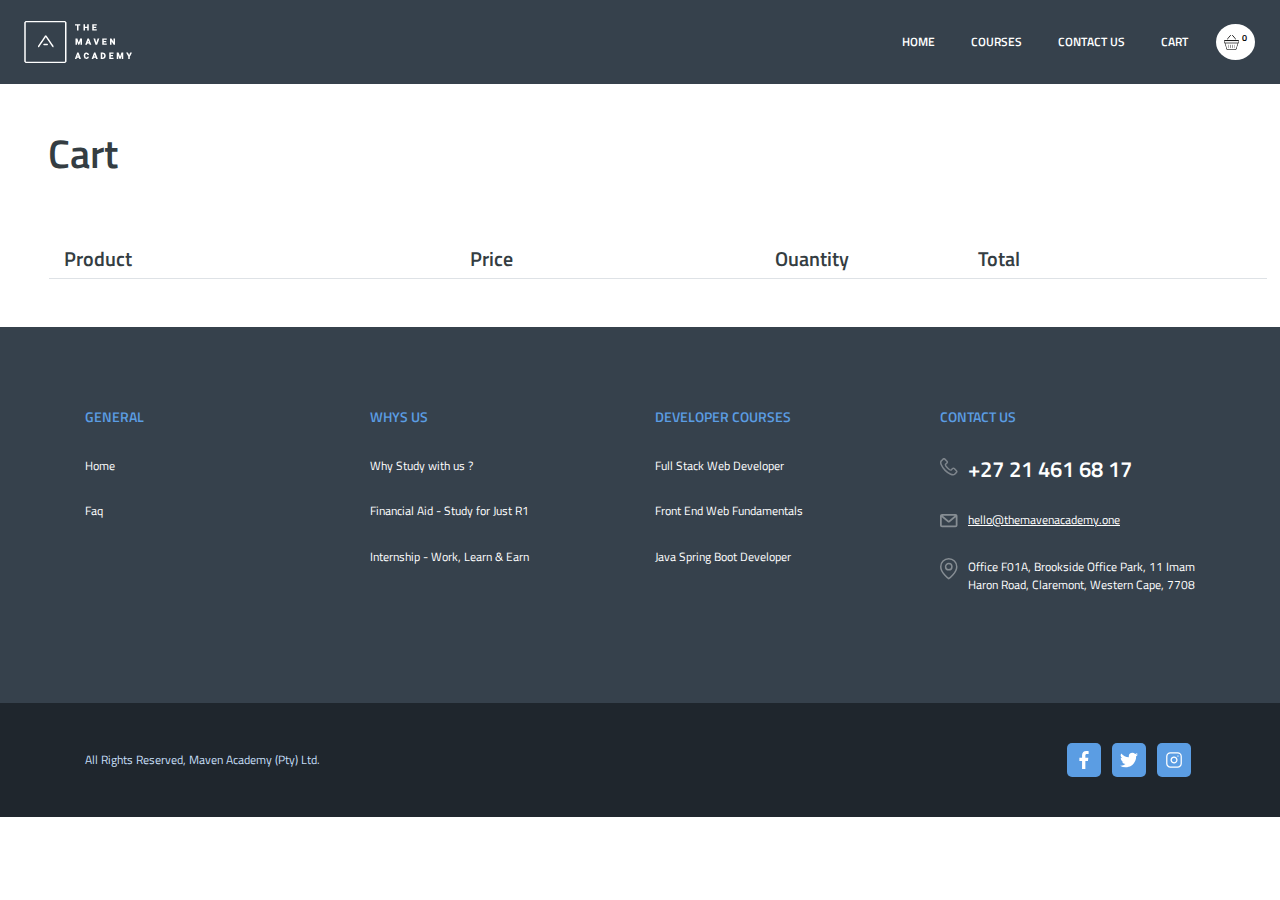
<file: cart.html>
<!DOCTYPE html>
<html lang="en">
<head>
    <meta charset="UTF-8">
    <meta name="viewport" content="width=device-width, initial-scale=1.0">
    <link rel="shortcut icon"href="./images/favicon.ico" type="image/x-icon">
    <link rel="stylesheet" href="https://stackpath.bootstrapcdn.com/bootstrap/4.4.1/css/bootstrap.min.css" integrity="sha384-Vkoo8x4CGsO3+Hhxv8T/Q5PaXtkKtu6ug5TOeNV6gBiFeWPGFN9MuhOf23Q9Ifjh" crossorigin="anonymous">
    <link href="https://fonts.googleapis.com/css?family=Titillium+Web:400,600&display=swap" rel="stylesheet">
    <link rel="stylesheet"href="./css/main.css">
    <link rel="stylesheet" href="./css/cart.css">
    <link rel="stylesheet" href="./css/responsv.css">
    <link rel="stylesheet" href="./css/course-outline.css">
    <title>Cart Page</title>
</head>
<body>
    <!------------------------------------------- Main Navigation Bar ------------------------------------------>
    <header class="main-nav sticky-top">
        <nav class="navbar navbar-expand-lg navbar-dark">
            <div class="container-fluid m-0 pl-4 pt-2 pb-2">
                <a class="navbar-brand" href="index.html"> 
                    <img src= "./images/icons/footer-logo.png" alt="maven-logo"> 
                </a> 
                <button class="navbar-toggler" type="button" data-toggle="collapse" data-target="#navbarNavDropdown" aria-controls="navbarNavDropdown"       aria-expanded="false" aria-label="Toggle navigation">
                    <span class="navbar-toggler-icon"></span>
                </button>
                <div class="collapse navbar-collapse" id="navbarNavDropdown">
                  <ul class="navbar-nav ml-lg-auto align-self-lg-center">
                        <li class="nav-item active">
                        <a class="nav-link" href="index.html">Home <span class="sr-only">(current)</span></a>
                        </li>
                        <li class="nav-item cart">
                            <a class="nav-link" href="our-courses.html">
                                Courses
                            </a>
                        </li>
                        <li class="nav-item cart">
                            <a class="nav-link" href="contact.html">
                                Contact Us
                            </a>
                        </li>
                        <li class="nav-item">
                            <a class="nav-link" href="#">
                                Cart
                            </a>
                        </li>
                        <li class="nav-item cart" id="cart">
                            <a class="nav-link" href="cart.html">
                                <img id="cart-basket"  src="./images/icons/basket-icon-png.png" alt="" width="15" height="15">
                                <sup>0</sup>
                            </a>
                        </li>
                    </ul>
                </div>
            </div>
        </nav>
    </header>
 
    <!--------------------------------------------- Sidebar Cart ---------------------------------------------->
    <div class="container-fluid">
        <div class="cart-hover sticky-top"id="cart-hover">
            <div class="container">
                <div class="cart-header">
                    <div class="main-title">
                        <button type="button" class="close" data-dismiss="modal" aria-label="Close">
                            <span aria-hidden="true">&times;</span>
                        </button>
                        <h2 class="mb-4">Cart</h2>
                        <p>Items</p>

                    </div>
                </div>
                <div class="cart-items">
                <div class="text-center">
                    <p>No Items</p>
                </div>
                </div>
                <div class="course-add text-center mb-4">
                    <a href="./cart.html" class="btn btn-outline-primary btn-blue-outline btn-md small text-capitalize" id="add-cart">View cart</a>
                </div>
            </div>
        </div>
    </div>
    <!-------------------------------------- Main Heading Section ----------------------------->

    <section>
        <div class="container-fluid">
            <div class="row p-5">
                    <div class="cart-title mr-lg-auto align-self-lg-left">
                        <h1>Cart</h1>
                    </div>
            </div>
        </div>
    </section>



    <!-------------------------------------- Cart Section ----------------------------->

    <section class="courses-container">
        <div class="container-fluid ml-5">
            <div class="row w-100 p-3">
                <div class="row border-bottom w-100">
                  <div class="col-md-4 text-left">
                    <h5 class="product">Product</h5>
                  </div>
                  <div class="col-md-3 text-left">
                    <h5 class="price">Price</h5>
                  </div>
                  <div class="col-md-2 text-left">
                  <h5 class="quantity">Ouantity</h5>
                  </div>
                  <div class="col-md-3 text-left">
                    <h5 class="total">Total</h5>
                  </div>
                </div>
        
            </div>

        </div>
        <div class="container-fluid ml-4">
            <div class="cart-display p-3">
                <!-- Code is populated in the main js file -->
                <!-- <div class="row d-flex align-items-center border-bottom w-100">
                    <div class="col-sm-4 text-left d-flex">
                        <div class="row">
                            <div class="col-1 align-items-center pt-5">
                                <div class="pt-3 pb-0">
                                    <ion-icon name="close-circle-outline"></ion-icon>
                                </div>
                            </div>
                            <div class="col-4 mb-4 pt-3">
                                <div class="course-thumb">
                                    <img class="img-responsive" src="./images/${course.tag}.png">
                                </div>
                            </div>
                            <div class="col-7 p-4 align-items-center">
                                <div class="text-wrap pt-5">
                                    <p style="font-size: 13px;">${course.name}<br/>
                                        ${course.period}</p>
                                </div>
                            </div>
                        </div>
                    </div>
                    <div class="col-sm-3 text-left blue-link">
                        R${course.price},00 Excl VAT
                    </div>
                    <div class="col-sm-2 text-left">
                        <ion-icon name="chevron-back-outline"></ion-icon>
                        <span>${course.inCart}</span>
                        <ion-icon name="chevron-forward-outline"></ion-icon>
                    </div>
                    <div class="col-sm-3 text-left">
                        R${course.inCart * course.price}, 00
                    </div>
                </div> -->
            </div>

        </div>
    </section>

    <!--------------------------------------- Main Footer ---------------------------->
    <footer class="">
        <div class="footer-top">
            <div class="container">
                <div class="row">
                    <div class="col-lg-3 col-md-4">
                        <div class="footer-title">
                            General
                        </div>
                        <div class="footer-links">
                            <ul>
                                <li>
                                    <a href="index.html">Home</a>
                                </li>
                                <li>
                                    <a href="#">Faq</a>
                                </li>
                            </ul>
                        </div>
                    </div>
                    <div class="col-lg-3 col-md-4">
                        <div class="footer-title">
                                Whys Us
                        </div>
                        <div class="footer-links">
                                <ul>
                                    <li>
                                        <a href="#">Why Study with us ?</a>
                                    </li>
                                    <li>
                                        <a href="#">Financial Aid - Study for Just R1</a>
                                    </li>
                                    <li>
                                        <a href="#">Internship - Work, Learn & Earn</a>
                                    </li>
                                </ul>
                        </div>
                    </div>
                    <div class="col-lg-3 col-md-4">
                        <div class="footer-title">
                            Developer Courses
                        </div>
                        <div class="footer-links">
                            <ul>
                                <li>
                                    <a href="#">Full Stack Web Developer</a>
                                </li>
                                <li>
                                    <a href="#">Front End Web Fundamentals</a>
                                </li>
                                <li>
                                    <a href="#">Java Spring Boot Developer</a>
                                </li>
                            </ul>
                        </div>
                    </div>
                    <div class="col-lg-3 col-md-12">
                        <div class="footer-title">
                        Contact Us
                        </div>
                        <div class="address">
                        <ul>
                            <li>
                                <span>
                                    <img src="./images/icons/phone-icon.svg" alt="Phone">
                                </span>
                                <a href="tel:+27 21 461 68 17" class="text-white tel-number">+27 21 461 68 17</a>
                            </li>
                            <li>
                                <span>
                                    <img src="./images/icons/email-icon.svg" alt="Email">
                                </span>
                                <p>
                                    <a href="mailto:hello@themavenacademy.one" class="link">hello@themavenacademy.one</a>
                                </p>
                            </li>
                            <li>
                                <span>
                                    <img src="./images/icons/location-icon.svg" alt="Loction">
                                </span>
                                <p>
                                    Office F01A, Brookside Office Park, 11 Imam Haron Road, Claremont, Western Cape, 7708
                                </p>
                            </li>
                        </ul>
                        </div>
                    </div>
                </div>
            </div>
        </div>
        <div class="bottom-footer">
            <div class="container">
                <div class="row">
                    <div class="col-md-7 align-self-center">
                        <div class="copy-right">
                            <p class="mb-0">All Rights Reserved, Maven Academy (Pty) Ltd.</p>
                        </div>
                    </div>
                    <div class="col-md-5 align-self-center">
                        <div class="social-media">
                            <ul>
                                <li>
                                    <a href="" target="_blank" class="d-flex justify-content-center" >
                                        <img src="./images/icons/facebook.svg" alt="">
                                    </a>
                                </li>
                                <li>
                                    <a href="" target="_blank" class="d-flex justify-content-center">
                                        <img src="./images/icons/twitter.svg" alt="">
                                    </a>
                                </li>
                                <li>
                                    <a href="" target="_blank" class="d-flex justify-content-center">
                                        <img src="./images/icons/instagram.svg" alt="">
                                    </a>
                                </li>
                            </ul>
                        </div>
                    </div>
                </div>
            </div>
        </div>

    </footer>

    <script src="./js/main.js"></script>
    <script src="./js/cart-hover.js"></script>
    <script src="https://code.jquery.com/jquery-3.4.1.slim.min.js" integrity="sha384-J6qa4849blE2+poT4WnyKhv5vZF5SrPo0iEjwBvKU7imGFAV0wwj1yYfoRSJoZ+n" crossorigin="anonymous"></script>
    <script src="https://cdn.jsdelivr.net/npm/popper.js@1.16.0/dist/umd/popper.min.js" integrity="sha384-Q6E9RHvbIyZFJoft+2mJbHaEWldlvI9IOYy5n3zV9zzTtmI3UksdQRVvoxMfooAo" crossorigin="anonymous"></script>
    <script src="https://stackpath.bootstrapcdn.com/bootstrap/4.4.1/js/bootstrap.min.js" integrity="sha384-wfSDF2E50Y2D1uUdj0O3uMBJnjuUD4Ih7YwaYd1iqfktj0Uod8GCExl3Og8ifwB6" crossorigin="anonymous"></script>
    <script src="./assets/owlcarousel/jquery.min.js"></script>
    <script src="./assets/owlcarousel/owl.carousel.min.js"></script>
</body>
</html>
</file>
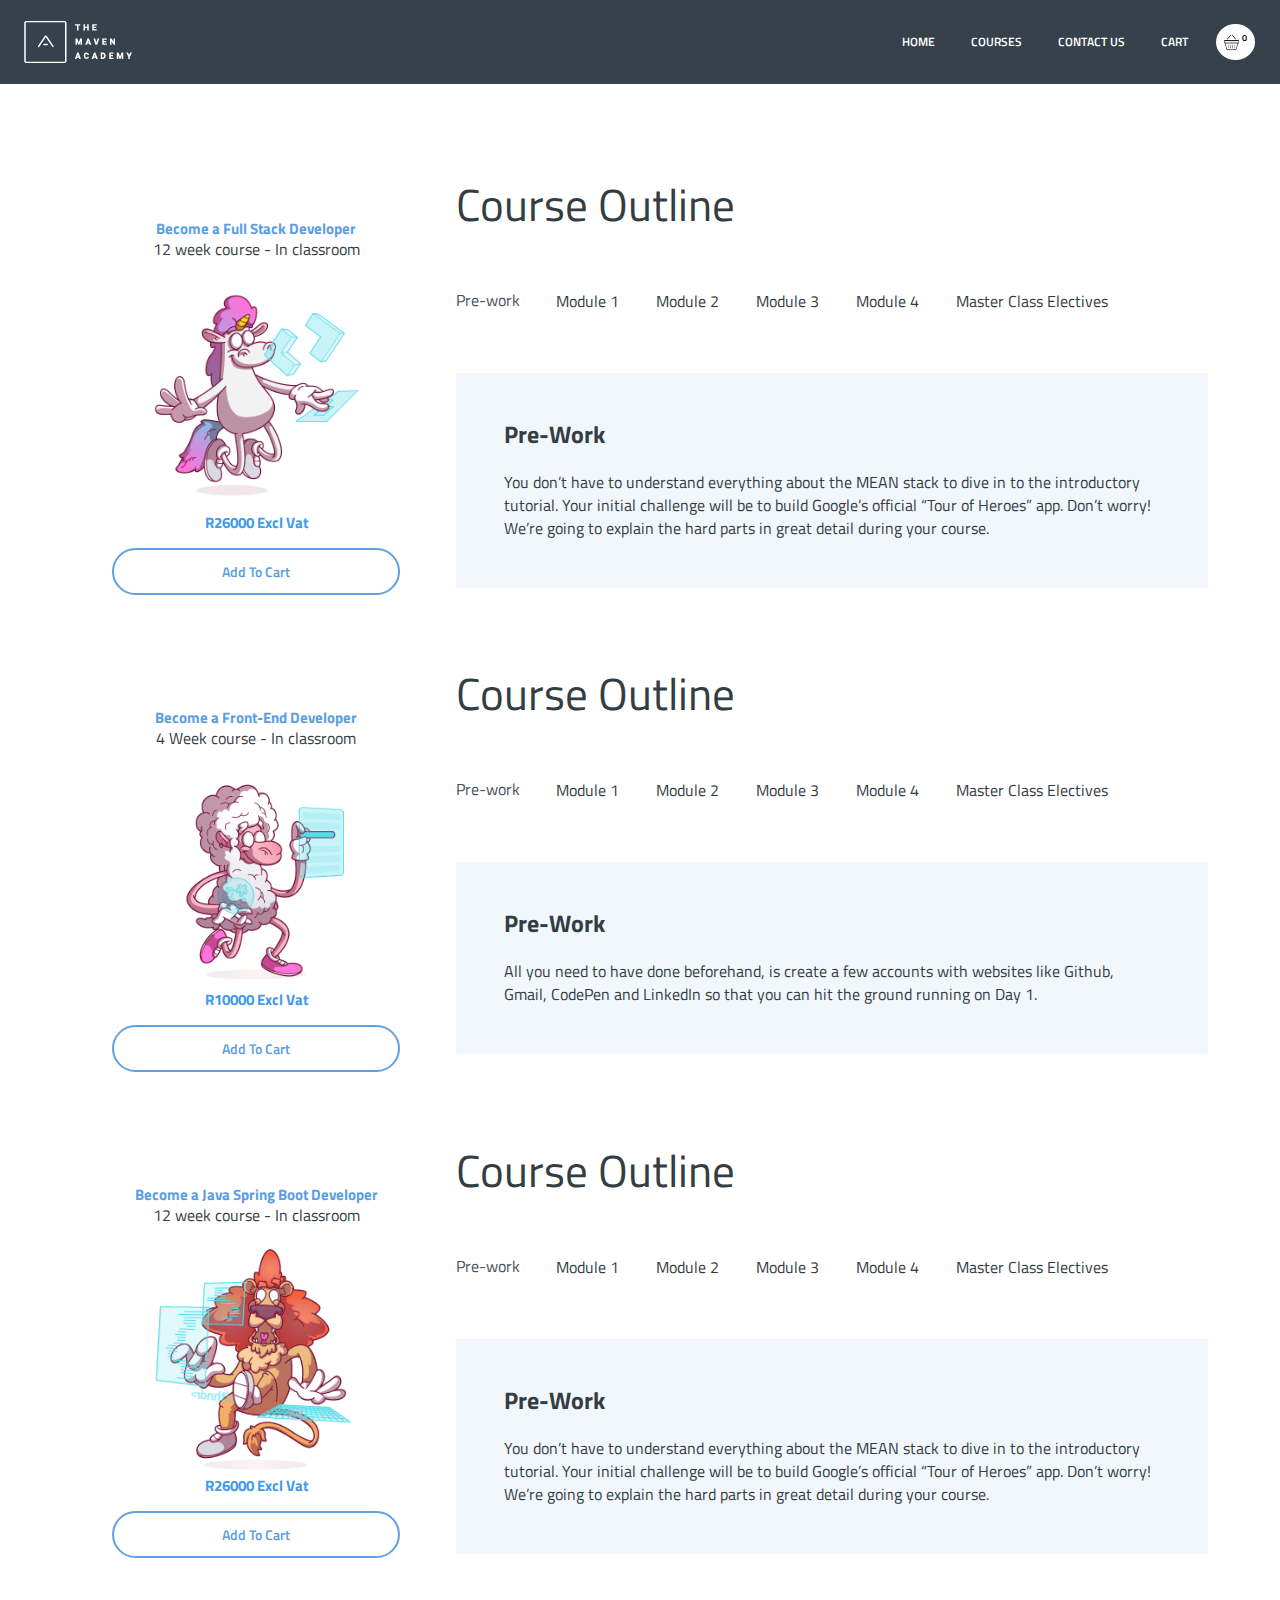
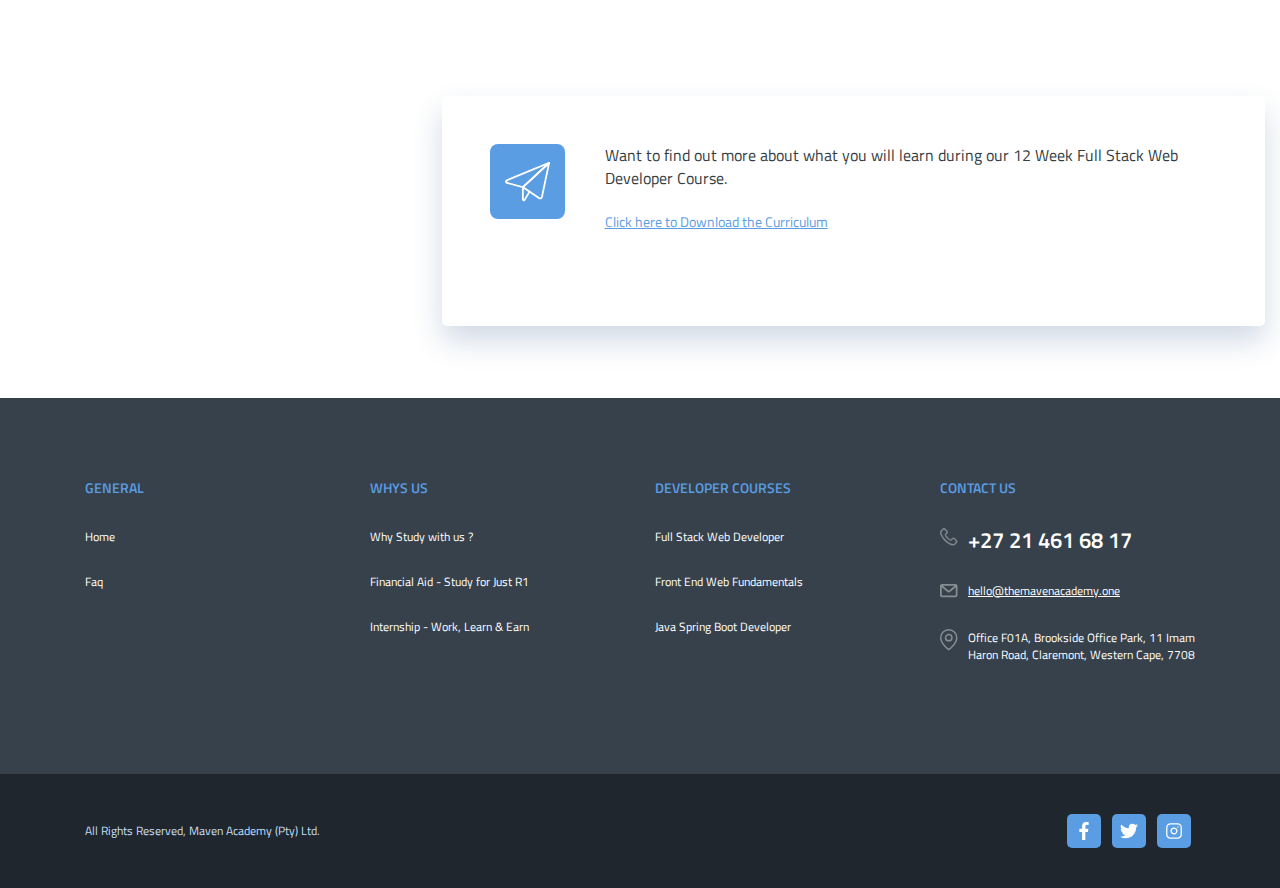
<file: course-outline.html>
<!DOCTYPE html>
<html lang="en">
<head>
    <meta charset="UTF-8">
    <meta name="viewport" content="width=device-width, initial-scale=1.0">
    <link rel="stylesheet" href="https://stackpath.bootstrapcdn.com/bootstrap/4.4.1/css/bootstrap.min.css" integrity="sha384-Vkoo8x4CGsO3+Hhxv8T/Q5PaXtkKtu6ug5TOeNV6gBiFeWPGFN9MuhOf23Q9Ifjh" crossorigin="anonymous">
    <link href="https://fonts.googleapis.com/css?family=Titillium+Web:400,600&display=swap" rel="stylesheet">
    <link rel="stylesheet" href="./css/main.css">
    <link rel="stylesheet" href="./css/course-outline.css">
    <title>Course Outline</title>

</head>
<body>
        <!---------------------------------------------- Main Navigation Bar ---------------------------------------------->
    <header class="main-nav sticky-top">
        <nav class="navbar navbar-expand-lg navbar-dark">
            <div class="container-fluid m-0 pl-4 pt-2 pb-2">
                <a class="navbar-brand" href="index.html"> 
                    <img src= "./images/icons/footer-logo.png" alt="maven-logo"> 
                </a> 
                <button class="navbar-toggler" type="button" data-toggle="collapse" data-target="#navbarNavDropdown" aria-controls="navbarNavDropdown"       aria-expanded="false" aria-label="Toggle navigation">
                    <span class="navbar-toggler-icon"></span>
                </button>
                <div class="collapse navbar-collapse" id="navbarNavDropdown">
                  <ul class="navbar-nav ml-lg-auto align-self-lg-center">
                        <li class="nav-item active">
                        <a class="nav-link" href="index.html">Home <span class="sr-only">(current)</span></a>
                        </li>
                        <li class="nav-item cart">
                            <a class="nav-link" href="our-courses.html">
                                Courses
                            </a>
                        </li>
                        <li class="nav-item cart">
                            <a class="nav-link" href="contact.html">
                                Contact Us
                            </a>
                        </li>
                        <li class="nav-item">
                            <a class="nav-link" href="cart.html">
                                Cart
                            </a>
                        </li>
                        <li class="nav-item cart" id="cart">
                            <div class="dropdown-wrapper">
                                <a class="nav-link" href="cart.html">
                                    <img src="./images/icons/basket-icon-png.png" alt="" width="15" height="15">
                                    <sup>0</sup>
                                </a>
                            </div>
                        </li>
                    </ul>
                </div>
            </div>
        </nav>
    <!---------------------------------------------- Sidebar Cart ---------------------------------------------->
    <div class="container-fluid">
        <div class="cart-hover"id="cart-hover">
            <div class="container">
                <div class="cart-header">
                    <div class="main-title">
                        <button type="button" class="close" data-dismiss="modal" aria-label="Close">
                            <span aria-hidden="true">&times;</span>
                        </button>
                        <h2 class="mb-4">Cart</h2>
                        <p>Items</p>

                    </div>
                </div>
                <div class="cart-items">
                <div class="text-center">
                    <p>No Items</p>
                </div>
                </div>
                <div class="course-add text-center mb-4">
                    <a href="/cart.html" class="btn btn-outline-primary btn-blue-outline btn-md small text-capitalize" id="add-cart">View cart</a>
                </div>
            </div>
        </div>
    </div>

    </header>

    <!---------------------------------------------- Course Outline ---------------------------------------------->

    <section class="course-outline-wrap">
        <div class="container-fluid ">
            <div class="outline-display p-3">

            </div>
            <div class="row">
                <div class="col-lg-4">
                    <!-- empty space -->
                </div>
                <div class="col-lg-8">
                    <div class="box p-5 mt-5 ct-campus">
                        <div class="row">
                            <div class="col">
                                <div class="media">
                                    <div class="icon-square d-flex justify-content-center bg-blue">
                                        <img src="/images/paper-plane.svg" alt="Paper Plane">
                                    </div>
                                    <div class="media-body align-self-center">
                                        <p class="mb-4">
                                            Want to find out more about what you will learn during our 12 Week Full Stack Web Developer Course. 
                                        </p>
                                        <a href="#download" data-toggle="modal" class="blue-link">
                                            Click here to Download the Curriculum 
                                        </a>
                                    </div>
                                </div>
                            </div>

                        </div>
                    </div>
                </div>
    <!---------------------------------------------- Modal ---------------------------------------------->
                <div class="modal fade" id="download" tabindex="-1" role="dialog" aria-labelledby="exampleModalLabel" aria-hidden="true">
                    <div class="modal-dialog modal-lg" role="document">
                        <div class="modal-content">
                            <div class="modal-header">
                                <button type="button" class="close" data-dismiss="modal" aria-label="Close">
                                <span aria-hidden="true">&times;</span>
                                </button>
                            </div>
                            <div class="modal-body">
                                <div class="ct-campus">
                                    <div class="row">
                                        <div class="col-lg-12">
                                            <div class="media">
                                                <div class="icon-square d-flex justify-content-center bg-blue">
                                                    <img src="/images/paper-plane.svg" alt="Paper Plane">
                                                </div>
                                                <div class="media-body align-self-center">
                                                    <p class="mb-0">
                                                        Join our mailing list to stay up-to-date on upcoming courses and events.
                                                    </p>
                                                    <div class="row">
                                                        <div class="col-md-8 align-self-center">
                                                            <div class="mb-3 mb-md-0">
                                                                <input type="email" class="form-control" placeholder="Your email" autocapitalize="none" autocomplete="off">
                                                            </div>
                                                        </div>
                                                        <div class="col-md-4 align-self-center">
                                                            <div class="join-mail">
                                                                <button type="submit" class="btn btn-blue-outline small d-block">Submit</button>
                                                            </div>
                                                        </div>
                                                    </div>
                                                </div>
                                            </div>
                                        </div>
                                    </div>
                                </div>
                            </div>
 
                        </div>
                    </div>
                </div> 
            </div>
        </div>
    </section>


    <!--------------------------------------------- Main Footer ------------------------------------------->
    <footer class="">
        <div class="footer-top">
            <div class="container">
                <div class="row">
                    <div class="col-lg-3 col-md-4">
                        <div class="footer-title">
                            General
                        </div>
                        <div class="footer-links">
                            <ul>
                                <li>
                                    <a href="index.html">Home</a>
                                </li>
                                <li>
                                    <a href="#">Faq</a>
                                </li>
                            </ul>
                        </div>
                    </div>
                    <div class="col-lg-3 col-md-4">
                        <div class="footer-title">
                                Whys Us
                        </div>
                        <div class="footer-links">
                                <ul>
                                    <li>
                                        <a href="#">Why Study with us ?</a>
                                    </li>
                                    <li>
                                        <a href="#">Financial Aid - Study for Just R1</a>
                                    </li>
                                    <li>
                                        <a href="#">Internship - Work, Learn & Earn</a>
                                    </li>
                                </ul>
                        </div>
                    </div>
                    <div class="col-lg-3 col-md-4">
                        <div class="footer-title">
                            Developer Courses
                        </div>
                        <div class="footer-links">
                            <ul>
                                <li>
                                    <a href="#">Full Stack Web Developer</a>
                                </li>
                                <li>
                                    <a href="#">Front End Web Fundamentals</a>
                                </li>
                                <li>
                                    <a href="#">Java Spring Boot Developer</a>
                                </li>
                            </ul>
                        </div>
                    </div>
                    <div class="col-lg-3 col-md-12">
                        <div class="footer-title">
                        Contact Us
                        </div>
                        <div class="address">
                        <ul>
                            <li>
                                <span>
                                    <img src="./images/icons/phone-icon.svg" alt="Phone">
                                </span>
                                <a href="tel:+27 21 461 68 17" class="text-white tel-number">+27 21 461 68 17</a>
                            </li>
                            <li>
                                <span>
                                    <img src="./images/icons/email-icon.svg" alt="Email">
                                </span>
                                <p>
                                    <a href="mailto:hello@themavenacademy.one" class="link">hello@themavenacademy.one</a>
                                </p>
                            </li>
                            <li>
                                <span>
                                    <img src="./images/icons/location-icon.svg" alt="Loction">
                                </span>
                                <p>
                                    Office F01A, Brookside Office Park, 11 Imam Haron Road, Claremont, Western Cape, 7708
                                </p>
                            </li>
                        </ul>
                        </div>
                    </div>
                </div>
            </div>
        </div>
        <div class="bottom-footer">
            <div class="container">
                <div class="row">
                    <div class="col-md-7 align-self-center">
                        <div class="copy-right">
                            <p class="mb-0">All Rights Reserved, Maven Academy (Pty) Ltd.</p>
                        </div>
                    </div>
                    <div class="col-md-5 align-self-center">
                        <div class="social-media">
                            <ul>
                                <li>
                                    <a href="" target="_blank" class="d-flex justify-content-center" >
                                        <img src="./images/icons/facebook.svg" alt="">
                                    </a>
                                </li>
                                <li>
                                    <a href="" target="_blank" class="d-flex justify-content-center">
                                        <img src="./images/icons/twitter.svg" alt="">
                                    </a>
                                </li>
                                <li>
                                    <a href="" target="_blank" class="d-flex justify-content-center">
                                        <img src="./images/icons/instagram.svg" alt="">
                                    </a>
                                </li>
                            </ul>
                        </div>
                    </div>
                </div>
            </div>
        </div>

</footer>

    <script src="./js/course-outline.js"></script>
    <!-- <script src="/js/main.js"></script>
    <script src="/js/cart-hover.js"></script> -->
    <script src="https://code.jquery.com/jquery-3.4.1.slim.min.js" integrity="sha384-J6qa4849blE2+poT4WnyKhv5vZF5SrPo0iEjwBvKU7imGFAV0wwj1yYfoRSJoZ+n" crossorigin="anonymous"></script>
    <script src="https://cdn.jsdelivr.net/npm/popper.js@1.16.0/dist/umd/popper.min.js" integrity="sha384-Q6E9RHvbIyZFJoft+2mJbHaEWldlvI9IOYy5n3zV9zzTtmI3UksdQRVvoxMfooAo" crossorigin="anonymous"></script>
    <script src="https://stackpath.bootstrapcdn.com/bootstrap/4.4.1/js/bootstrap.min.js" integrity="sha384-wfSDF2E50Y2D1uUdj0O3uMBJnjuUD4Ih7YwaYd1iqfktj0Uod8GCExl3Og8ifwB6" crossorigin="anonymous"></script>
</body>
</html>
</file>
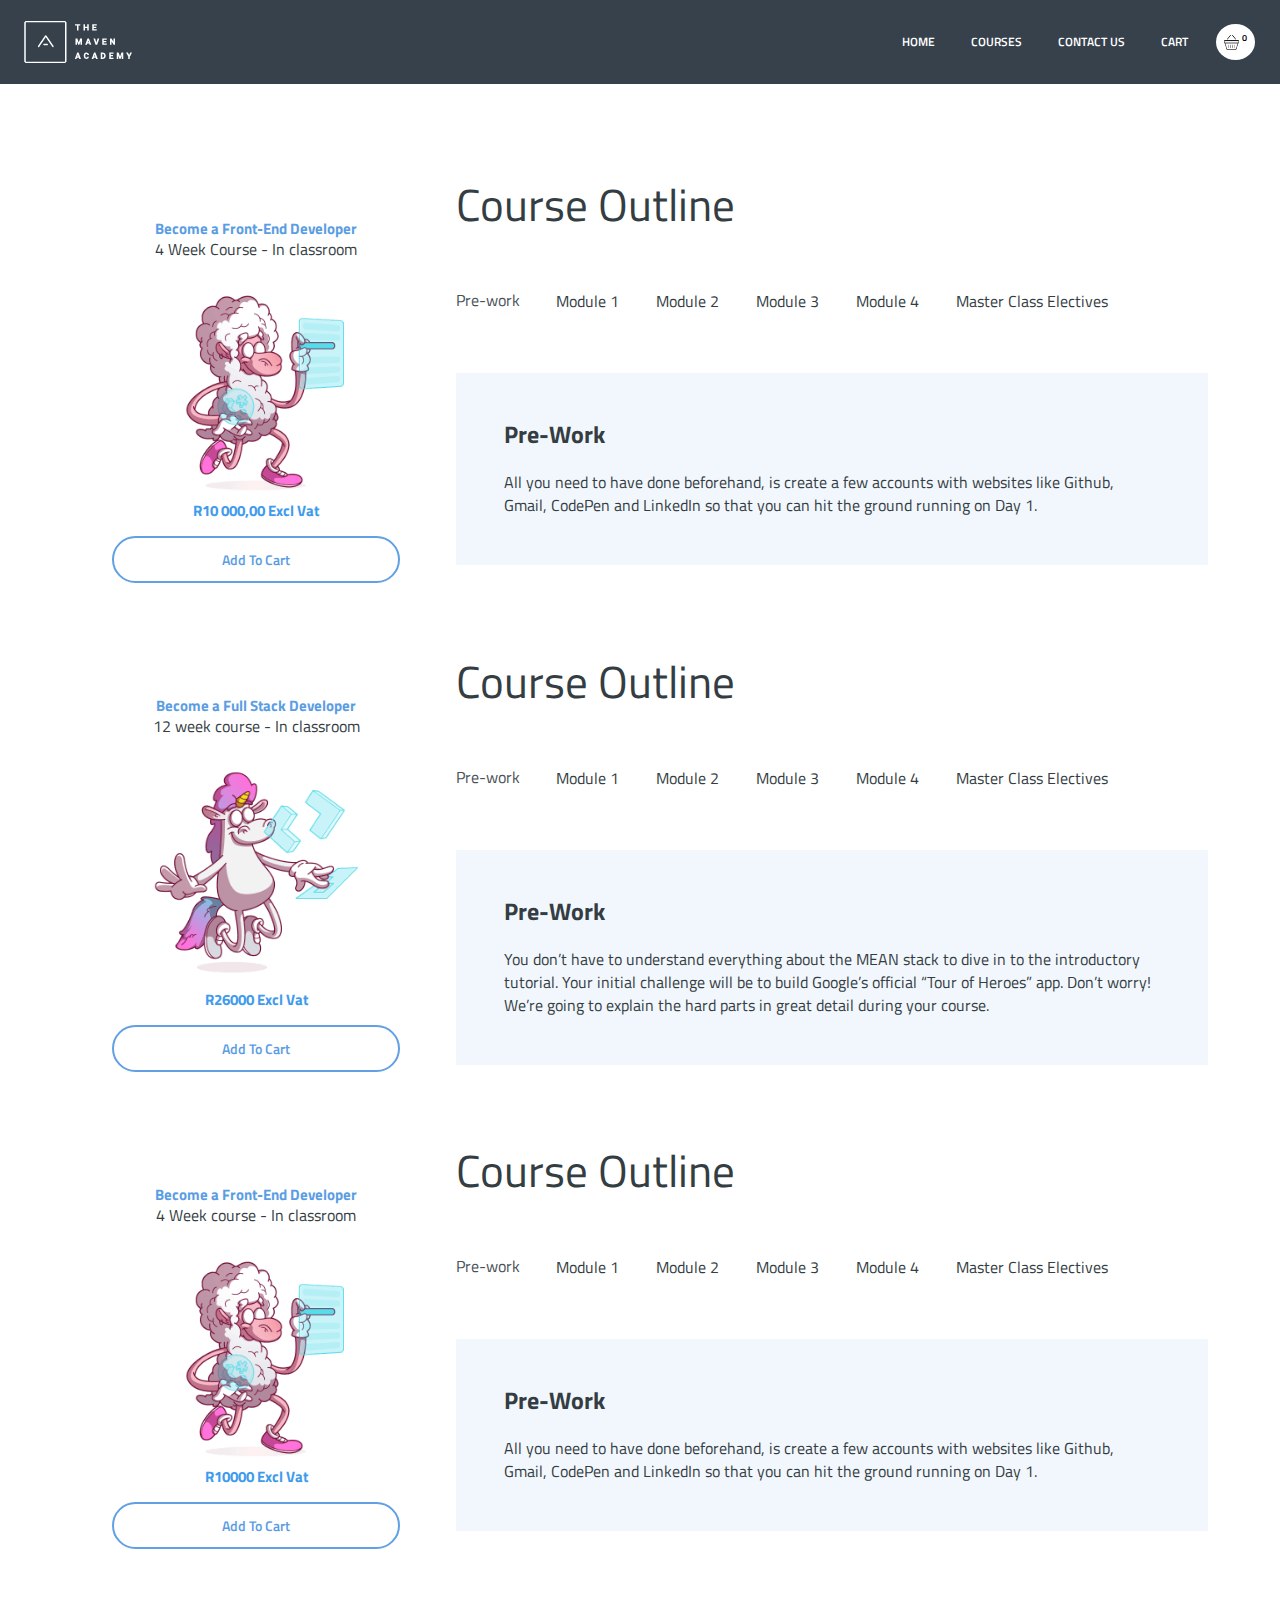
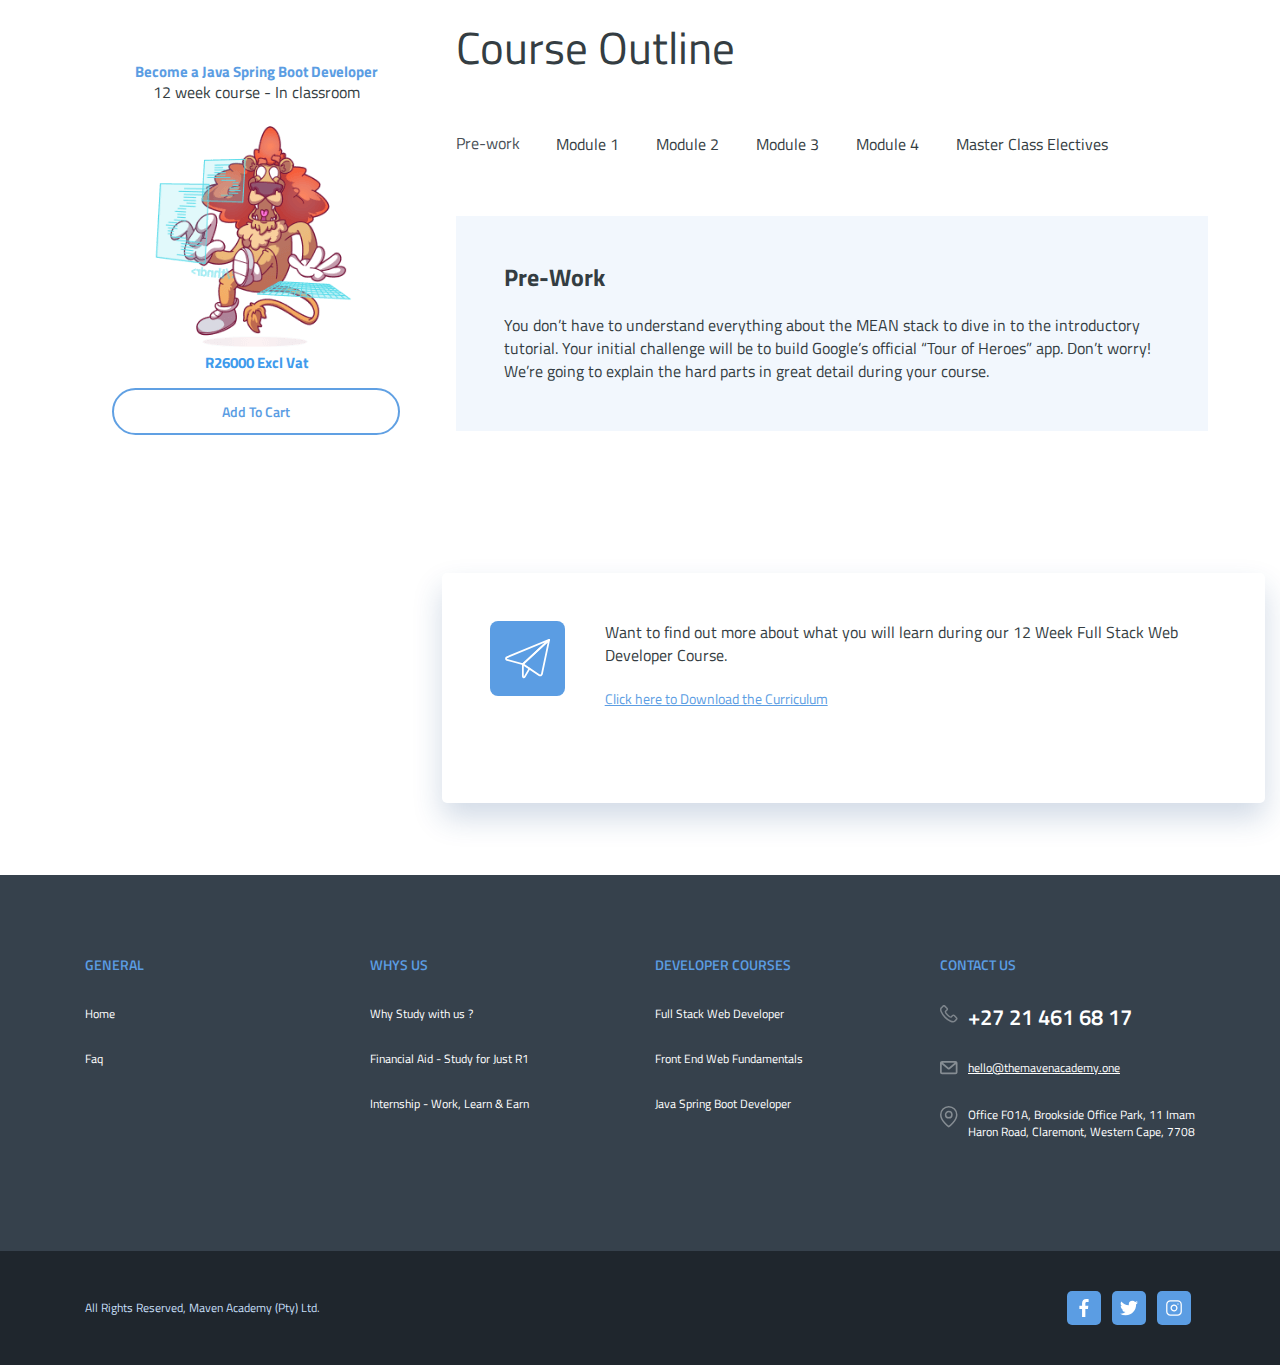
<file: frontend-outline.html>
<!DOCTYPE html>
<html lang="en">
<head>
    <meta charset="UTF-8">
    <meta name="viewport" content="width=device-width, initial-scale=1.0">
    <link rel="stylesheet" href="https://stackpath.bootstrapcdn.com/bootstrap/4.4.1/css/bootstrap.min.css" integrity="sha384-Vkoo8x4CGsO3+Hhxv8T/Q5PaXtkKtu6ug5TOeNV6gBiFeWPGFN9MuhOf23Q9Ifjh" crossorigin="anonymous">
    <link href="https://fonts.googleapis.com/css?family=Titillium+Web:400,600&display=swap" rel="stylesheet">
    <link rel="stylesheet" href="./css/main.css">
    <link rel="stylesheet" href="./css/course-outline.css">
    <title>Course Outline</title>

</head>
<body>
        <!---------------------------------------------- Main Navigation Bar ---------------------------------------------->
    <header class="main-nav sticky-top">
        <nav class="navbar navbar-expand-lg navbar-dark">
            <div class="container-fluid m-0 pl-4 pt-2 pb-2">
                <a class="navbar-brand" href="./index.html"> 
                    <img src= "./images/icons/footer-logo.png" alt="maven-logo"> 
                </a> 
                <button class="navbar-toggler" type="button" data-toggle="collapse" data-target="#navbarNavDropdown" aria-controls="navbarNavDropdown"       aria-expanded="false" aria-label="Toggle navigation">
                    <span class="navbar-toggler-icon"></span>
                </button>
                <div class="collapse navbar-collapse" id="navbarNavDropdown">
                  <ul class="navbar-nav ml-lg-auto align-self-lg-center">
                        <li class="nav-item active">
                        <a class="nav-link" href="./index.html">Home <span class="sr-only">(current)</span></a>
                        </li>
                        <li class="nav-item cart">
                            <a class="nav-link" href="./our-courses.html">
                                Courses
                            </a>
                        </li>
                        <li class="nav-item cart">
                            <a class="nav-link" href="./contact.html">
                                Contact Us
                            </a>
                        </li>
                        <li class="nav-item">
                            <a class="nav-link" href="./cart.html">
                                Cart
                            </a>
                        </li>
                        <li class="nav-item cart" id="cart">
                            <div class="dropdown-wrapper">
                                <a class="nav-link" href="./cart.html">
                                    <img src="./images/icons/basket-icon-png.png" alt="" width="15" height="15">
                                    <sup>0</sup>
                                </a>
                            </div>
                        </li>
                    </ul>
                </div>
            </div>
        </nav>

    </header>
    <!---------------------------------------------- Sidebar Cart ---------------------------------------------->
    <div class="container-fluid">
        <div class="cart-hover"id="cart-hover">
            <div class="container">
                <div class="cart-header">
                    <div class="main-title">
                        <button type="button" class="close" data-dismiss="modal" aria-label="Close">
                            <span aria-hidden="true">&times;</span>
                        </button>
                        <h2 class="mb-4">Cart</h2>
                        <p>Items</p>

                    </div>
                </div>
                <div class="cart-items">
                <div class="text-center">
                    <p>No Items</p>
                </div>
                </div>
                <div class="course-add text-center mb-4">
                    <a href="././cart.html" class="btn btn-outline-primary btn-blue-outline btn-md small text-capitalize" id="add-cart">View cart</a>
                </div>
            </div>
        </div>
    </div>
    <!---------------------------------------------- Course Outline ---------------------------------------------->

    <section class="course-outline-wrap">
        <div class="container-fluid ">
            <div class="outline-display p-3">
                <div class="row px-5">
                    <div class="col-lg-4 d-none d-lg-block px-2">
                        <div class="course-box d-flex flex-column text-center">
                            <div class="course-title text-center">
                                <a href="#" class="blue-link f-15 f-bold text-decoration-none">Become a Front-End Developer</a>
                            </div>
                            <div class="course-duration text-center">
                                <p>4 Week Course - In classroom</p>
                            </div>
                            <div class="course-img text-center">
                                <img src="./images/frontend-dev.png" alt="front-end-banner">
                            </div>
                            <div class="course-price text-center mb-0">
                                <p class="text-md-center course-title">R10 000,00 Excl Vat</p>
                            </div>
                            <div class="course-add text-center mb-4">
                                <a href="#" class="btn btn-outline-primary btn-blue-outline btn-md small text-capitalize" id="add-cart">Add to Cart</a>
                            </div>
                        </div>
                    </div>
                    <div class="col lg-8 px-2">
                        <div class="main-title mb-5">
                            <h2>Course Outline</h2>
                        </div>
                        <!-- Nav tabs -->
                        <ul class="nav nav-tabs modules-tabs" id="myTab" role="tablist">
                            <li class="nav-item">
                            <a class="nav-link active" id="home-tab" data-toggle="tab" href="#pre-work" role="tab" aria-controls="home" aria-selected="true">Pre-work</a>
                            </li>
                            <li class="nav-item">
                            <a class="nav-link" id="profile-tab" data-toggle="tab" href="#module1" role="tab" aria-controls="profile" aria-selected="false">Module 1</a>
                            </li>
                            <li class="nav-item">
                            <a class="nav-link" id="messages-tab" data-toggle="tab" href="#module2" role="tab" aria-controls="messages" aria-selected="false">Module 2</a>
                            </li>
                            <li class="nav-item">
                            <a class="nav-link" id="settings-tab" data-toggle="tab" href="#module3" role="tab" aria-controls="settings" aria-selected="false">Module 3</a>
                            </li>
                            <li class="nav-item">
                                <a class="nav-link" id="settings-tab" data-toggle="tab" href="#module4" role="tab" aria-controls="settings" aria-selected="false">Module 4</a>
                            </li>
                            <li class="nav-item">
                                <a class="nav-link" id="settings-tab" data-toggle="tab" href="#master" role="tab" aria-controls="settings" aria-selected="false">Master Class Electives</a>
                            </li>
                        </ul>
                        <!-- Tab panes -->
                        <div class="tab-content module-tab-cont">
                            <div class="tab-pane active fade show sub-tab-body" id="pre-work" role="tabpanel" aria-labelledby="home-tab">
                                <div class="block-text bg-light-blue p-5 mb-5">
                                    <div class="title mb-4">
                                        <h4 class="f-bold">Pre-Work</h4>
                                    </div>
                                    <p class="mb-0">
                                        All you need to have done beforehand, is create a few accounts with websites like Github, Gmail, CodePen and LinkedIn so that you can hit the ground running on Day 1.
                                    </p>
                                </div>
                            </div>
                            <div class="tab-pane" id="module1" role="tabpanel" aria-labelledby="profile-tab">
                                <div class="block-text bg-light-blue p-5 mb-5">
                                    <div class="title mb-4">
                                        <h4 class="f-bold">Module 1</h4>
                                    </div>
                                    <p class="mb-0">
                                        Welcome to The Maven Academy. This is the beginning of your journey to becoming a world-class developer. This course will take you through the information as though you're starting a new job as a frontend web developer. Learn 'on the job' and up-skill in both the core aspects of HTML, CSS & Javascript, as well as being a useful team member at your first job.
                                    </p>
                                </div>
                            </div>
                            <div class="tab-pane" id="module2" role="tabpanel" aria-labelledby="messages-tab">
                                <div class="block-text bg-light-blue p-5 mb-5">
                                    <div class="title mb-4">
                                        <h4 class="f-bold">Module 2</h4>
                                    </div>
                                    <p class="mb-0">
                                        Welcome to The Maven Academy. This is the beginning of your journey to becoming a world-class developer. This course will take you through the information as though you're starting a new job as a frontend web developer. Learn 'on the job' and up-skill in both the core aspects of HTML, CSS & Javascript, as well as being a useful team member at your first job.
                                    </p>
                                </div>
                            </div>
                            <div class="tab-pane" id="module3" role="tabpanel" aria-labelledby="settings-tab">
                                <div class="block-text bg-light-blue p-5 mb-5">
                                    <div class="title mb-4">
                                        <h4 class="f-bold">Module 3</h4>
                                    </div>
                                    <p class="mb-0">
                                        By phase 3, you will be familiar with Javascript in the front-end. So now it's time to see how Javascript can also be a powerful back-end. Using Node.js, we'll explore how Javascript can power a server, and how you can easily add functionality to your system with the Node Package Manager.
                                    </p>
                                </div>
                            </div>
                            <div class="tab-pane" id="module4" role="tabpanel" aria-labelledby="settings-tab">
                                <div class="block-text bg-light-blue p-5 mb-5">
                                    <div class="title mb-4">
                                        <h4 class="f-bold">Module 4</h4>
                                    </div>
                                    <p class="mb-0">
                                        In this module, you'll discover the power of your first programming language — Javascript. You'll learn core concepts and techniques to make your website more dynamic and interactive.
                                    </p>
                                </div>
                            </div>
                            <div class="tab-pane" id="master" role="tabpanel" aria-labelledby="settings-tab">
                                <div class="block-text bg-light-blue p-5 mb-5">
                                    <div class="title mb-4">
                                        <h4 class="f-bold">Master Class Electives</h4>
                                    </div>
                                    <p class="mb-0">
                                        We take you the extra mile in our standard curriculum, but for those that want to go even further beyond that—check out our Master Class Electives.
                                    </p>
                                </div>
                            </div>
                        </div>
                    </div>
                </div>
            </div>
            <div class="row">
                <div class="col-lg-4">
                    <!-- empty space -->
                </div>
                <div class="col-lg-8">
                    <div class="box p-5 mt-5 ct-campus">
                        <div class="row">
                            <div class="col">
                                <div class="media">
                                    <div class="icon-square d-flex justify-content-center bg-blue">
                                        <img src="./images/paper-plane.svg" alt="Paper Plane">
                                    </div>
                                    <div class="media-body align-self-center">
                                        <p class="mb-4">
                                            Want to find out more about what you will learn during our 12 Week Full Stack Web Developer Course. 
                                        </p>
                                        <a href="./#download" data-toggle="modal" class="blue-link">
                                            Click here to Download the Curriculum 
                                        </a>
                                    </div>
                                </div>
                            </div>

                        </div>
                    </div>
                </div>
    <!---------------------------------------------- Modal ---------------------------------------------->
                <div class="modal fade" id="download" tabindex="-1" role="dialog" aria-labelledby="exampleModalLabel" aria-hidden="true">
                    <div class="modal-dialog modal-lg" role="document">
                        <div class="modal-content">
                            <div class="modal-header">
                                <button type="button" class="close" data-dismiss="modal" aria-label="Close">
                                <span aria-hidden="true">&times;</span>
                                </button>
                            </div>
                            <div class="modal-body">
                                <div class="ct-campus">
                                    <div class="row">
                                        <div class="col-lg-12">
                                            <div class="media">
                                                <div class="icon-square d-flex justify-content-center bg-blue">
                                                    <img src="./images/paper-plane.svg" alt="Paper Plane">
                                                </div>
                                                <div class="media-body align-self-center">
                                                    <p class="mb-0">
                                                        Join our mailing list to stay up-to-date on upcoming courses and events.
                                                    </p>
                                                    <div class="row">
                                                        <div class="col-md-8 align-self-center">
                                                            <div class="mb-3 mb-md-0">
                                                                <input type="email" class="form-control" placeholder="Your email" autocapitalize="none" autocomplete="off">
                                                            </div>
                                                        </div>
                                                        <div class="col-md-4 align-self-center">
                                                            <div class="join-mail">
                                                                <button type="submit" class="btn btn-blue-outline small d-block">Submit</button>
                                                            </div>
                                                        </div>
                                                    </div>
                                                </div>
                                            </div>
                                        </div>
                                    </div>
                                </div>
                            </div>
 
                        </div>
                    </div>
                </div> 
            </div>
        </div>
    </section>


    <!--------------------------------------------- Main Footer ------------------------------------------->
    <footer class="">
        <div class="footer-top">
            <div class="container">
                <div class="row">
                    <div class="col-lg-3 col-md-4">
                        <div class="footer-title">
                            General
                        </div>
                        <div class="footer-links">
                            <ul>
                                <li>
                                    <a href="./index.html">Home</a>
                                </li>
                                <li>
                                    <a href="./#">Faq</a>
                                </li>
                            </ul>
                        </div>
                    </div>
                    <div class="col-lg-3 col-md-4">
                        <div class="footer-title">
                                Whys Us
                        </div>
                        <div class="footer-links">
                                <ul>
                                    <li>
                                        <a href="./#">Why Study with us ?</a>
                                    </li>
                                    <li>
                                        <a href="./#">Financial Aid - Study for Just R1</a>
                                    </li>
                                    <li>
                                        <a href="./#">Internship - Work, Learn & Earn</a>
                                    </li>
                                </ul>
                        </div>
                    </div>
                    <div class="col-lg-3 col-md-4">
                        <div class="footer-title">
                            Developer Courses
                        </div>
                        <div class="footer-links">
                            <ul>
                                <li>
                                    <a href="./#">Full Stack Web Developer</a>
                                </li>
                                <li>
                                    <a href="./#">Front End Web Fundamentals</a>
                                </li>
                                <li>
                                    <a href="./#">Java Spring Boot Developer</a>
                                </li>
                            </ul>
                        </div>
                    </div>
                    <div class="col-lg-3 col-md-12">
                        <div class="footer-title">
                        Contact Us
                        </div>
                        <div class="address">
                        <ul>
                            <li>
                                <span>
                                    <img src="./images/icons/phone-icon.svg" alt="Phone">
                                </span>
                                <a href="./tel:+27 21 461 68 17" class="text-white tel-number">+27 21 461 68 17</a>
                            </li>
                            <li>
                                <span>
                                    <img src="./images/icons/email-icon.svg" alt="Email">
                                </span>
                                <p>
                                    <a href="./mailto:hello@themavenacademy.one" class="link">hello@themavenacademy.one</a>
                                </p>
                            </li>
                            <li>
                                <span>
                                    <img src="./images/icons/location-icon.svg" alt="Loction">
                                </span>
                                <p>
                                    Office F01A, Brookside Office Park, 11 Imam Haron Road, Claremont, Western Cape, 7708
                                </p>
                            </li>
                        </ul>
                        </div>
                    </div>
                </div>
            </div>
        </div>
        <div class="bottom-footer">
            <div class="container">
                <div class="row">
                    <div class="col-md-7 align-self-center">
                        <div class="copy-right">
                            <p class="mb-0">All Rights Reserved, Maven Academy (Pty) Ltd.</p>
                        </div>
                    </div>
                    <div class="col-md-5 align-self-center">
                        <div class="social-media">
                            <ul>
                                <li>
                                    <a href="./" target="_blank" class="d-flex justify-content-center" >
                                        <img src="./images/icons/facebook.svg" alt="">
                                    </a>
                                </li>
                                <li>
                                    <a href="./" target="_blank" class="d-flex justify-content-center">
                                        <img src="./images/icons/twitter.svg" alt="">
                                    </a>
                                </li>
                                <li>
                                    <a href="./" target="_blank" class="d-flex justify-content-center">
                                        <img src="./images/icons/instagram.svg" alt="">
                                    </a>
                                </li>
                            </ul>
                        </div>
                    </div>
                </div>
            </div>
        </div>

</footer>

    <script src="./js/course-outline.js"></script>
    <!-- <script src="./js/main.js"></script>
    <script src="./js/cart-hover.js"></script> -->
    <script src="https://code.jquery.com/jquery-3.4.1.slim.min.js" integrity="sha384-J6qa4849blE2+poT4WnyKhv5vZF5SrPo0iEjwBvKU7imGFAV0wwj1yYfoRSJoZ+n" crossorigin="anonymous"></script>
    <script src="https://cdn.jsdelivr.net/npm/popper.js@1.16.0/dist/umd/popper.min.js" integrity="sha384-Q6E9RHvbIyZFJoft+2mJbHaEWldlvI9IOYy5n3zV9zzTtmI3UksdQRVvoxMfooAo" crossorigin="anonymous"></script>
    <script src="https://stackpath.bootstrapcdn.com/bootstrap/4.4.1/js/bootstrap.min.js" integrity="sha384-wfSDF2E50Y2D1uUdj0O3uMBJnjuUD4Ih7YwaYd1iqfktj0Uod8GCExl3Og8ifwB6" crossorigin="anonymous"></script>
</body>
</html>
</file>
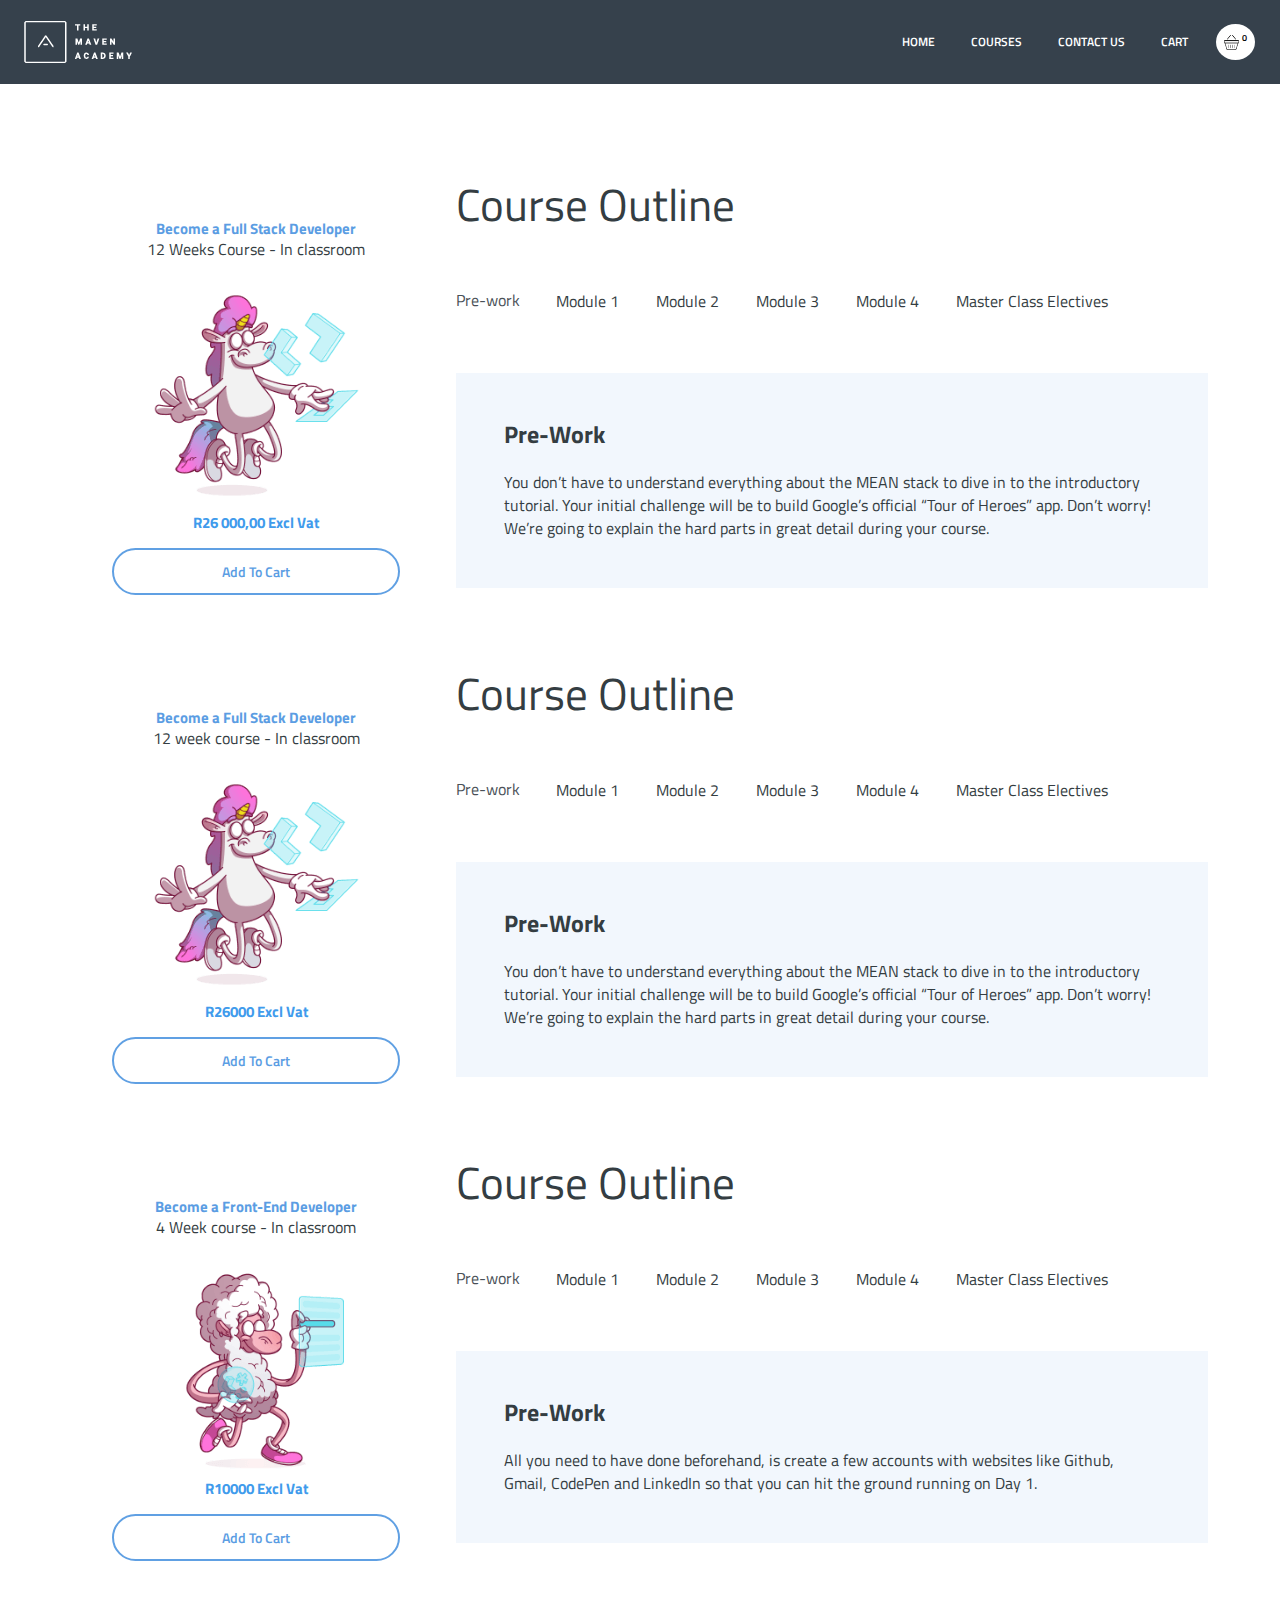
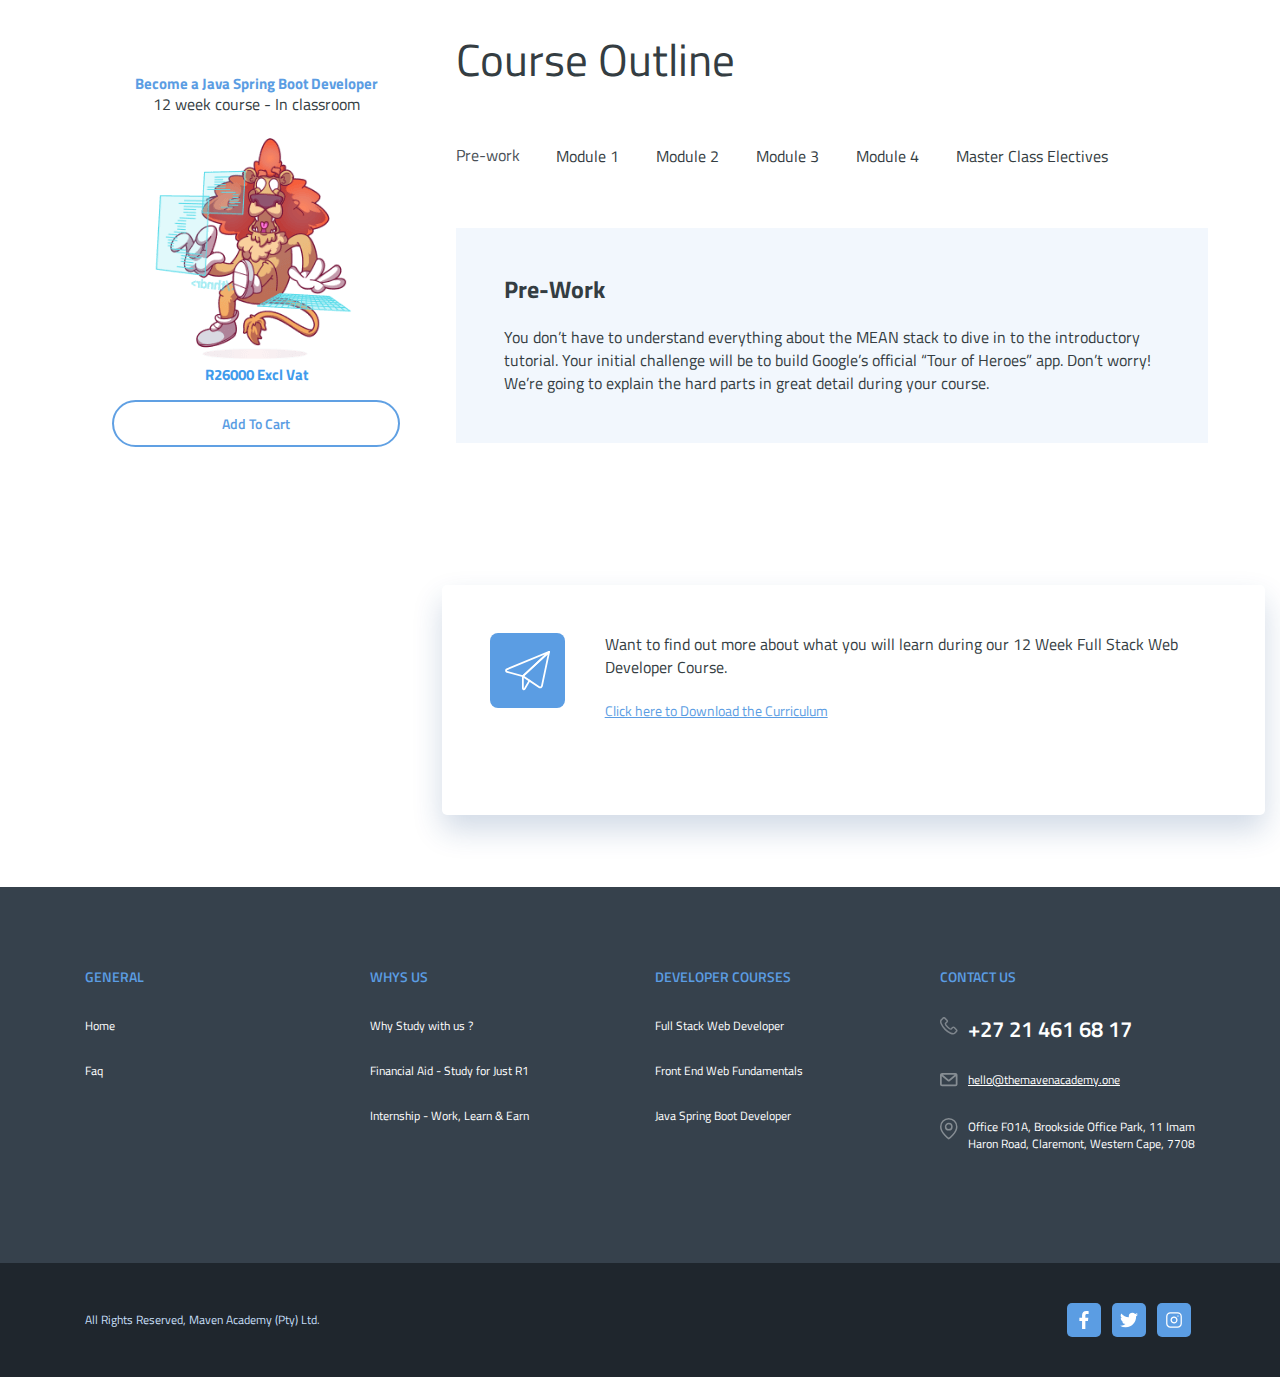
<file: full-stack-outline.html>
<!DOCTYPE html>
<html lang="en">
<head>
    <meta charset="UTF-8">
    <meta name="viewport" content="width=device-width, initial-scale=1.0">
    <link rel="stylesheet" href="https://stackpath.bootstrapcdn.com/bootstrap/4.4.1/css/bootstrap.min.css" integrity="sha384-Vkoo8x4CGsO3+Hhxv8T/Q5PaXtkKtu6ug5TOeNV6gBiFeWPGFN9MuhOf23Q9Ifjh" crossorigin="anonymous">
    <link href="https://fonts.googleapis.com/css?family=Titillium+Web:400,600&display=swap" rel="stylesheet">
    <link rel="stylesheet" href="./css/main.css">
    <link rel="stylesheet" href="./css/course-outline.css">
    <title>Course Outline</title>

</head>
<body>
        <!---------------------------------------------- Main Navigation Bar ---------------------------------------------->
    <header class="main-nav sticky-top">
        <nav class="navbar navbar-expand-lg navbar-dark">
            <div class="container-fluid m-0 pl-4 pt-2 pb-2">
                <a class="navbar-brand" href="./index.html"> 
                    <img src= "./images/icons/footer-logo.png" alt="maven-logo"> 
                </a> 
                <button class="navbar-toggler" type="button" data-toggle="collapse" data-target="#navbarNavDropdown" aria-controls="navbarNavDropdown"       aria-expanded="false" aria-label="Toggle navigation">
                    <span class="navbar-toggler-icon"></span>
                </button>
                <div class="collapse navbar-collapse" id="navbarNavDropdown">
                  <ul class="navbar-nav ml-lg-auto align-self-lg-center">
                        <li class="nav-item active">
                        <a class="nav-link" href="./index.html">Home <span class="sr-only">(current)</span></a>
                        </li>
                        <li class="nav-item cart">
                            <a class="nav-link" href="./our-courses.html">
                                Courses
                            </a>
                        </li>
                        <li class="nav-item cart">
                            <a class="nav-link" href="./contact.html">
                                Contact Us
                            </a>
                        </li>
                        <li class="nav-item">
                            <a class="nav-link" href="./cart.html">
                                Cart
                            </a>
                        </li>
                        <li class="nav-item cart" id="cart">
                            <div class="dropdown-wrapper">
                                <a class="nav-link" href="./cart.html">
                                    <img src="./images/icons/basket-icon-png.png" alt="" width="15" height="15">
                                    <sup>0</sup>
                                </a>
                            </div>
                        </li>
                    </ul>
                </div>
            </div>
        </nav>

    </header>
    <!---------------------------------------------- Sidebar Cart ---------------------------------------------->
    <div class="container-fluid">
        <div class="cart-hover"id="cart-hover">
            <div class="container">
                <div class="cart-header">
                    <div class="main-title">
                        <button type="button" class="close" data-dismiss="modal" aria-label="Close">
                            <span aria-hidden="true">&times;</span>
                        </button>
                        <h2 class="mb-4">Cart</h2>
                        <p>Items</p>

                    </div>
                </div>
                <div class="cart-items">
                <div class="text-center">
                    <p>No Items</p>
                </div>
                </div>
                <div class="course-add text-center mb-4">
                    <a href="././cart.html" class="btn btn-outline-primary btn-blue-outline btn-md small text-capitalize" id="add-cart">View cart</a>
                </div>
            </div>
        </div>
    </div>
    <!---------------------------------------------- Course Outline ---------------------------------------------->

    <section class="course-outline-wrap">
        <div class="container-fluid ">
            <div class="outline-display p-3">
                <div class="row px-5">
                    <div class="col-lg-4 d-none d-lg-block px-2">
                        <div class="course-box d-flex flex-column text-center">
                            <div class="course-title text-center">
                                <a href="#" class="blue-link f-15 f-bold text-decoration-none">Become a Full Stack Developer</a>
                            </div>
                            <div class="course-duration text-center">
                                <p>12 Weeks Course - In classroom</p>
                            </div>
                            <div class="course-img text-center">
                                <img src="./images/full-stack-dev.png" alt="full-stack-banner">
                            </div>
                            <div class="course-price text-center mb-0">
                                <p class="text-md-center course-title">R26 000,00 Excl Vat</p>
                            </div>
                            <div class="course-add text-center mb-4">
                                <a href="#" class="btn btn-outline-primary btn-blue-outline btn-md small text-capitalize" id="add-cart">Add to Cart</a>
                            </div>
                        </div>
                    </div>
                    <div class="col lg-8 px-2">
                        <div class="main-title mb-5">
                            <h2>Course Outline</h2>
                        </div>
                        <!-- Nav tabs -->
                        <ul class="nav nav-tabs modules-tabs" id="myTab" role="tablist">
                            <li class="nav-item">
                            <a class="nav-link active" id="home-tab" data-toggle="tab" href="#pre-work" role="tab" aria-controls="home" aria-selected="true">Pre-work</a>
                            </li>
                            <li class="nav-item">
                            <a class="nav-link" id="profile-tab" data-toggle="tab" href="#module1" role="tab" aria-controls="profile" aria-selected="false">Module 1</a>
                            </li>
                            <li class="nav-item">
                            <a class="nav-link" id="messages-tab" data-toggle="tab" href="#module2" role="tab" aria-controls="messages" aria-selected="false">Module 2</a>
                            </li>
                            <li class="nav-item">
                            <a class="nav-link" id="settings-tab" data-toggle="tab" href="#module3" role="tab" aria-controls="settings" aria-selected="false">Module 3</a>
                            </li>
                            <li class="nav-item">
                                <a class="nav-link" id="settings-tab" data-toggle="tab" href="#module4" role="tab" aria-controls="settings" aria-selected="false">Module 4</a>
                            </li>
                            <li class="nav-item">
                                <a class="nav-link" id="settings-tab" data-toggle="tab" href="#master" role="tab" aria-controls="settings" aria-selected="false">Master Class Electives</a>
                            </li>
                        </ul>
                        <!-- Tab panes -->
                        <div class="tab-content module-tab-cont">
                            <div class="tab-pane active fade show sub-tab-body" id="pre-work" role="tabpanel" aria-labelledby="home-tab">
                                <div class="block-text bg-light-blue p-5 mb-5">
                                    <div class="title mb-4">
                                        <h4 class="f-bold">Pre-Work</h4>
                                    </div>
                                    <p class="mb-0">
                                        You don’t have to understand everything about the MEAN stack to dive in to the introductory tutorial. Your initial challenge will be to build Google’s official “Tour of Heroes” app. Don’t worry! We’re going to explain the hard parts in great detail during your course.
                                    </p>
                                </div>
                            </div>
                            <div class="tab-pane" id="module1" role="tabpanel" aria-labelledby="profile-tab">
                                <div class="block-text bg-light-blue p-5 mb-5">
                                    <div class="title mb-4">
                                        <h4 class="f-bold">Module 1:Review (1 Week)</h4>
                                    </div>
                                    <p class="mb-0">
                                        You’ve completed the Tour of Heroes tutorial as your pre-work; now we’ll build upon that together as a class with a “Tour of Students” app. We’ll review some core concepts in HTML, JS, and CSS to make sure they’re fresh, then jump into HTML5 advanced features, TypeScript, and SCSS to give your code superpowers.
                                    </p>
                                </div>
                            </div>
                            <div class="tab-pane" id="module2" role="tabpanel" aria-labelledby="messages-tab">
                                <div class="block-text bg-light-blue p-5 mb-5">
                                    <div class="title mb-4">
                                        <h4 class="f-bold">Module 2: Angular 8 (4 Weeks)
                                        </h4>
                                    </div>
                                    <p class="mb-0">
                                        Get ready to jump into the deep end! Our detailed study of Angular will simulate a real-world onboarding experience, just as you may expect to experience when you’re hired and beginning your first job with Angular. You’ll look over an Angular app running in production, and dissect it piece by piece as you build it back up from the ground up as a class. You’ll make the leap from your Tour of Students app to the production-grade final solution where you’ll add yourself to the database as a Maven Academy Alumni for all the world to see!
                                    </p>
                                </div>
                            </div>
                            <div class="tab-pane" id="module3" role="tabpanel" aria-labelledby="settings-tab">
                                <div class="block-text bg-light-blue p-5 mb-5">
                                    <div class="title mb-4">
                                        <h4 class="f-bold">Module 3:Back End (3 Weeks)</h4>
                                    </div>
                                    <p class="mb-0">
                                        Node.js is a powerful back end environment, and you’ll learn everything you need to support your Angular app with a back end server running the Express framework, MongoDB with the Mongoose ORM, and a REST API you can be proud of.
                                    </p>
                                </div>
                            </div>
                            <div class="tab-pane" id="module4" role="tabpanel" aria-labelledby="settings-tab">
                                <div class="block-text bg-light-blue p-5 mb-5">
                                    <div class="title mb-4">
                                        <h4 class="f-bold">Module 4:Refactor and Extend (4 Weeks)</h4>
                                    </div>
                                    <p class="mb-0">
                                        Cutting your teeth in new territory, you’ll be asked to change how certain parts of the app behave, as well as adding new features on your own. This is when the going gets tough, but don’t worry! Your instructors will guide you through everything you need to prepare for a self-sufficient mindset as you prepare to graduate and enter the workforce.
                                    </p>
                                </div>
                            </div>
                            <div class="tab-pane" id="master" role="tabpanel" aria-labelledby="settings-tab">
                                <div class="block-text bg-light-blue p-5 mb-5">
                                    <div class="title mb-4">
                                        <h4 class="f-bold">Master Class Electives</h4>
                                    </div>
                                    <p class="mb-0">
                                        We take you the extra mile in our standard curriculum, but for those that want to go even further beyond that—check out our Master Class Electives.
                                    </p>
                                </div>
                            </div>
                        </div>
                    </div>
                </div>
            </div>
            <div class="row">
                <div class="col-lg-4">
                    <!-- empty space -->
                </div>
                <div class="col-lg-8">
                    <div class="box p-5 mt-5 ct-campus">
                        <div class="row">
                            <div class="col">
                                <div class="media">
                                    <div class="icon-square d-flex justify-content-center bg-blue">
                                        <img src="./images/paper-plane.svg" alt="Paper Plane">
                                    </div>
                                    <div class="media-body align-self-center">
                                        <p class="mb-4">
                                            Want to find out more about what you will learn during our 12 Week Full Stack Web Developer Course. 
                                        </p>
                                        <a href="./#download" data-toggle="modal" class="blue-link">
                                            Click here to Download the Curriculum 
                                        </a>
                                    </div>
                                </div>
                            </div>

                        </div>
                    </div>
                </div>
    <!---------------------------------------------- Modal ---------------------------------------------->
                <div class="modal fade" id="download" tabindex="-1" role="dialog" aria-labelledby="exampleModalLabel" aria-hidden="true">
                    <div class="modal-dialog modal-lg" role="document">
                        <div class="modal-content">
                            <div class="modal-header">
                                <button type="button" class="close" data-dismiss="modal" aria-label="Close">
                                <span aria-hidden="true">&times;</span>
                                </button>
                            </div>
                            <div class="modal-body">
                                <div class="ct-campus">
                                    <div class="row">
                                        <div class="col-lg-12">
                                            <div class="media">
                                                <div class="icon-square d-flex justify-content-center bg-blue">
                                                    <img src="./images/paper-plane.svg" alt="Paper Plane">
                                                </div>
                                                <div class="media-body align-self-center">
                                                    <p class="mb-0">
                                                        Join our mailing list to stay up-to-date on upcoming courses and events.
                                                    </p>
                                                    <div class="row">
                                                        <div class="col-md-8 align-self-center">
                                                            <div class="mb-3 mb-md-0">
                                                                <input type="email" class="form-control" placeholder="Your email" autocapitalize="none" autocomplete="off">
                                                            </div>
                                                        </div>
                                                        <div class="col-md-4 align-self-center">
                                                            <div class="join-mail">
                                                                <button type="submit" class="btn btn-blue-outline small d-block">Submit</button>
                                                            </div>
                                                        </div>
                                                    </div>
                                                </div>
                                            </div>
                                        </div>
                                    </div>
                                </div>
                            </div>
 
                        </div>
                    </div>
                </div> 
            </div>
        </div>
    </section>


    <!--------------------------------------------- Main Footer ------------------------------------------->
    <footer class="">
        <div class="footer-top">
            <div class="container">
                <div class="row">
                    <div class="col-lg-3 col-md-4">
                        <div class="footer-title">
                            General
                        </div>
                        <div class="footer-links">
                            <ul>
                                <li>
                                    <a href="./index.html">Home</a>
                                </li>
                                <li>
                                    <a href="./#">Faq</a>
                                </li>
                            </ul>
                        </div>
                    </div>
                    <div class="col-lg-3 col-md-4">
                        <div class="footer-title">
                                Whys Us
                        </div>
                        <div class="footer-links">
                                <ul>
                                    <li>
                                        <a href="./#">Why Study with us ?</a>
                                    </li>
                                    <li>
                                        <a href="./#">Financial Aid - Study for Just R1</a>
                                    </li>
                                    <li>
                                        <a href="./#">Internship - Work, Learn & Earn</a>
                                    </li>
                                </ul>
                        </div>
                    </div>
                    <div class="col-lg-3 col-md-4">
                        <div class="footer-title">
                            Developer Courses
                        </div>
                        <div class="footer-links">
                            <ul>
                                <li>
                                    <a href="./#">Full Stack Web Developer</a>
                                </li>
                                <li>
                                    <a href="./#">Front End Web Fundamentals</a>
                                </li>
                                <li>
                                    <a href="./#">Java Spring Boot Developer</a>
                                </li>
                            </ul>
                        </div>
                    </div>
                    <div class="col-lg-3 col-md-12">
                        <div class="footer-title">
                        Contact Us
                        </div>
                        <div class="address">
                        <ul>
                            <li>
                                <span>
                                    <img src="./images/icons/phone-icon.svg" alt="Phone">
                                </span>
                                <a href="./tel:+27 21 461 68 17" class="text-white tel-number">+27 21 461 68 17</a>
                            </li>
                            <li>
                                <span>
                                    <img src="./images/icons/email-icon.svg" alt="Email">
                                </span>
                                <p>
                                    <a href="./mailto:hello@themavenacademy.one" class="link">hello@themavenacademy.one</a>
                                </p>
                            </li>
                            <li>
                                <span>
                                    <img src="./images/icons/location-icon.svg" alt="Loction">
                                </span>
                                <p>
                                    Office F01A, Brookside Office Park, 11 Imam Haron Road, Claremont, Western Cape, 7708
                                </p>
                            </li>
                        </ul>
                        </div>
                    </div>
                </div>
            </div>
        </div>
        <div class="bottom-footer">
            <div class="container">
                <div class="row">
                    <div class="col-md-7 align-self-center">
                        <div class="copy-right">
                            <p class="mb-0">All Rights Reserved, Maven Academy (Pty) Ltd.</p>
                        </div>
                    </div>
                    <div class="col-md-5 align-self-center">
                        <div class="social-media">
                            <ul>
                                <li>
                                    <a href="./" target="_blank" class="d-flex justify-content-center" >
                                        <img src="./images/icons/facebook.svg" alt="">
                                    </a>
                                </li>
                                <li>
                                    <a href="./" target="_blank" class="d-flex justify-content-center">
                                        <img src="./images/icons/twitter.svg" alt="">
                                    </a>
                                </li>
                                <li>
                                    <a href="./" target="_blank" class="d-flex justify-content-center">
                                        <img src="./images/icons/instagram.svg" alt="">
                                    </a>
                                </li>
                            </ul>
                        </div>
                    </div>
                </div>
            </div>
        </div>

</footer>

    <script src="./js/course-outline.js"></script>
    <!-- <script src="./js/main.js"></script>
    <script src="./js/cart-hover.js"></script> -->
    <script src="https://code.jquery.com/jquery-3.4.1.slim.min.js" integrity="sha384-J6qa4849blE2+poT4WnyKhv5vZF5SrPo0iEjwBvKU7imGFAV0wwj1yYfoRSJoZ+n" crossorigin="anonymous"></script>
    <script src="https://cdn.jsdelivr.net/npm/popper.js@1.16.0/dist/umd/popper.min.js" integrity="sha384-Q6E9RHvbIyZFJoft+2mJbHaEWldlvI9IOYy5n3zV9zzTtmI3UksdQRVvoxMfooAo" crossorigin="anonymous"></script>
    <script src="https://stackpath.bootstrapcdn.com/bootstrap/4.4.1/js/bootstrap.min.js" integrity="sha384-wfSDF2E50Y2D1uUdj0O3uMBJnjuUD4Ih7YwaYd1iqfktj0Uod8GCExl3Og8ifwB6" crossorigin="anonymous"></script>
</body>
</html>
</file>
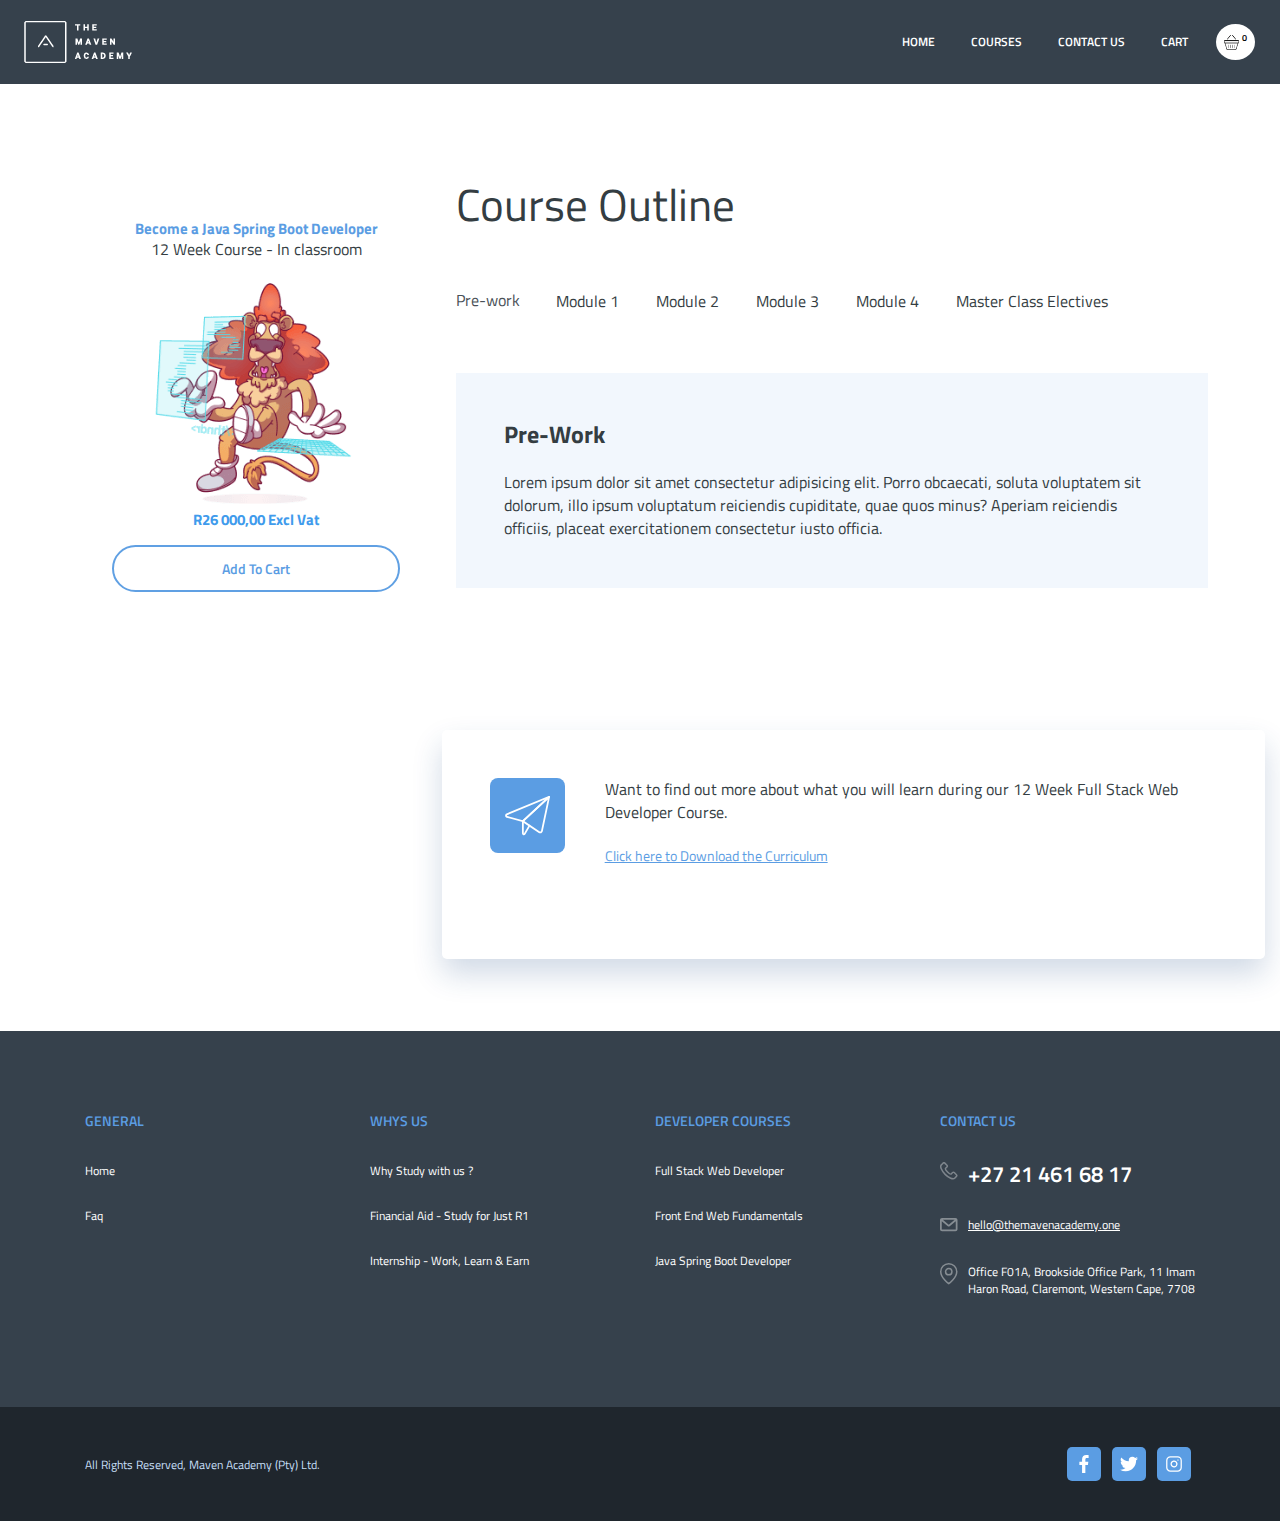
<file: java-spring.html>
<!DOCTYPE html>
<html lang="en">
<head>
    <meta charset="UTF-8">
    <meta name="viewport" content="width=device-width, initial-scale=1.0">
    <link rel="stylesheet" href="https://stackpath.bootstrapcdn.com/bootstrap/4.4.1/css/bootstrap.min.css" integrity="sha384-Vkoo8x4CGsO3+Hhxv8T/Q5PaXtkKtu6ug5TOeNV6gBiFeWPGFN9MuhOf23Q9Ifjh" crossorigin="anonymous">
    <link href="https://fonts.googleapis.com/css?family=Titillium+Web:400,600&display=swap" rel="stylesheet">
    <link rel="stylesheet" href="./css/main.css">
    <link rel="stylesheet" href="./css/course-outline.css">
    <title>Course Outline</title>

</head>
<body>
        <!---------------------------------------------- Main Navigation Bar ---------------------------------------------->
    <header class="main-nav sticky-top">
        <nav class="navbar navbar-expand-lg navbar-dark">
            <div class="container-fluid m-0 pl-4 pt-2 pb-2">
                <a class="navbar-brand" href="./index.html"> 
                    <img src= "./images/icons/footer-logo.png" alt="maven-logo"> 
                </a> 
                <button class="navbar-toggler" type="button" data-toggle="collapse" data-target="#navbarNavDropdown" aria-controls="navbarNavDropdown"       aria-expanded="false" aria-label="Toggle navigation">
                    <span class="navbar-toggler-icon"></span>
                </button>
                <div class="collapse navbar-collapse" id="navbarNavDropdown">
                  <ul class="navbar-nav ml-lg-auto align-self-lg-center">
                        <li class="nav-item active">
                        <a class="nav-link" href="./index.html">Home <span class="sr-only">(current)</span></a>
                        </li>
                        <li class="nav-item cart">
                            <a class="nav-link" href="./our-courses.html">
                                Courses
                            </a>
                        </li>
                        <li class="nav-item cart">
                            <a class="nav-link" href="./contact.html">
                                Contact Us
                            </a>
                        </li>
                        <li class="nav-item">
                            <a class="nav-link" href="./cart.html">
                                Cart
                            </a>
                        </li>
                        <li class="nav-item cart" id="cart">
                            <div class="dropdown-wrapper">
                                <a class="nav-link" href="./cart.html">
                                    <img src="./images/icons/basket-icon-png.png" alt="" width="15" height="15">
                                    <sup>0</sup>
                                </a>
                            </div>
                        </li>
                    </ul>
                </div>
            </div>
        </nav>

    </header>
    <!---------------------------------------------- Sidebar Cart ---------------------------------------------->
    <div class="container-fluid">
        <div class="cart-hover"id="cart-hover">
            <div class="container">
                <div class="cart-header">
                    <div class="main-title">
                        <button type="button" class="close" data-dismiss="modal" aria-label="Close">
                            <span aria-hidden="true">&times;</span>
                        </button>
                        <h2 class="mb-4">Cart</h2>
                        <p>Items</p>

                    </div>
                </div>
                <div class="cart-items">
                <div class="text-center">
                    <p>No Items</p>
                </div>
                </div>
                <div class="course-add text-center mb-4">
                    <a href="././cart.html" class="btn btn-outline-primary btn-blue-outline btn-md small text-capitalize" id="add-cart">View cart</a>
                </div>
            </div>
        </div>
    </div>
    <!---------------------------------------------- Course Outline ---------------------------------------------->

    <section class="course-outline-wrap">
        <div class="container-fluid ">
            <div class="outline-display p-3">
                <div class="row px-5">
                    <div class="col-lg-4 d-none d-lg-block px-2">
                        <div class="course-box d-flex flex-column text-center">
                            <div class="course-title text-center">
                                <a href="#" class="blue-link f-15 f-bold text-decoration-none">Become a Java Spring Boot Developer</a>
                            </div>
                            <div class="course-duration text-center">
                                <p>12 Week Course - In classroom</p>
                            </div>
                            <div class="course-img text-center">
                                <img src="./images/spring-boot-dev.png" alt="java-spring-banner">
                            </div>
                            <div class="course-price text-center mb-0">
                                <p class="text-md-center course-title">R26 000,00 Excl Vat</p>
                            </div>
                            <div class="course-add text-center mb-4">
                                <a href="#" class="btn btn-outline-primary btn-blue-outline btn-md small text-capitalize" id="add-cart">Add to Cart</a>
                            </div>
                        </div>
                    </div>
                    <div class="col lg-8 px-2">
                        <div class="main-title mb-5">
                            <h2>Course Outline</h2>
                        </div>
                        <!-- Nav tabs -->
                        <ul class="nav nav-tabs modules-tabs" id="myTab" role="tablist">
                            <li class="nav-item">
                            <a class="nav-link active" id="home-tab" data-toggle="tab" href="#pre-work" role="tab" aria-controls="home" aria-selected="true">Pre-work</a>
                            </li>
                            <li class="nav-item">
                            <a class="nav-link" id="profile-tab" data-toggle="tab" href="#module1" role="tab" aria-controls="profile" aria-selected="false">Module 1</a>
                            </li>
                            <li class="nav-item">
                            <a class="nav-link" id="messages-tab" data-toggle="tab" href="#module2" role="tab" aria-controls="messages" aria-selected="false">Module 2</a>
                            </li>
                            <li class="nav-item">
                            <a class="nav-link" id="settings-tab" data-toggle="tab" href="#module3" role="tab" aria-controls="settings" aria-selected="false">Module 3</a>
                            </li>
                            <li class="nav-item">
                                <a class="nav-link" id="settings-tab" data-toggle="tab" href="#module4" role="tab" aria-controls="settings" aria-selected="false">Module 4</a>
                            </li>
                            <li class="nav-item">
                                <a class="nav-link" id="settings-tab" data-toggle="tab" href="#master" role="tab" aria-controls="settings" aria-selected="false">Master Class Electives</a>
                            </li>
                        </ul>
                        <!-- Tab panes -->
                        <div class="tab-content module-tab-cont">
                            <div class="tab-pane active fade show sub-tab-body" id="pre-work" role="tabpanel" aria-labelledby="home-tab">
                                <div class="block-text bg-light-blue p-5 mb-5">
                                    <div class="title mb-4">
                                        <h4 class="f-bold">Pre-Work</h4>
                                    </div>
                                    <p class="mb-0">
                                        Lorem ipsum dolor sit amet consectetur adipisicing elit. Porro obcaecati, soluta voluptatem sit dolorum, illo ipsum voluptatum reiciendis cupiditate, quae quos minus? Aperiam reiciendis officiis, placeat exercitationem consectetur iusto officia. 
                                   </p>
                                </div>
                            </div>
                            <div class="tab-pane" id="module1" role="tabpanel" aria-labelledby="profile-tab">
                                <div class="block-text bg-light-blue p-5 mb-5">
                                    <div class="title mb-4">
                                        <h4 class="f-bold">Module 1</h4>
                                    </div>
                                    <p class="mb-0">
                                        Lorem ipsum dolor sit amet consectetur adipisicing elit. Porro obcaecati, soluta voluptatem sit dolorum, illo ipsum voluptatum reiciendis cupiditate, quae quos minus? Aperiam reiciendis officiis, placeat exercitationem consectetur iusto officia. 
                                    </p>
                                </div>
                            </div>
                            <div class="tab-pane" id="module2" role="tabpanel" aria-labelledby="messages-tab">
                                <div class="block-text bg-light-blue p-5 mb-5">
                                    <div class="title mb-4">
                                        <h4 class="f-bold">Module 2</h4>
                                    </div>
                                    <p class="mb-0">
                                        Lorem ipsum dolor sit amet consectetur adipisicing elit. Porro obcaecati, soluta voluptatem sit dolorum, illo ipsum voluptatum reiciendis cupiditate, quae quos minus? Aperiam reiciendis officiis, placeat exercitationem consectetur iusto officia. 
                                    </p>
                                </div>
                            </div>
                            <div class="tab-pane" id="module3" role="tabpanel" aria-labelledby="settings-tab">
                                <div class="block-text bg-light-blue p-5 mb-5">
                                    <div class="title mb-4">
                                        <h4 class="f-bold">Module 3</h4>
                                    </div>
                                    <p class="mb-0">
                                        ${course.mod3}
                                    </p>
                                </div>
                            </div>
                            <div class="tab-pane" id="module4" role="tabpanel" aria-labelledby="settings-tab">
                                <div class="block-text bg-light-blue p-5 mb-5">
                                    <div class="title mb-4">
                                        <h4 class="f-bold">Module 4</h4>
                                    </div>
                                    <p class="mb-0">
                                        Lorem ipsum dolor sit amet consectetur adipisicing elit. Porro obcaecati, soluta voluptatem sit dolorum, illo ipsum voluptatum reiciendis cupiditate, quae quos minus? Aperiam reiciendis officiis, placeat exercitationem consectetur iusto officia. 
                                    </p>
                                </div>
                            </div>
                            <div class="tab-pane" id="master" role="tabpanel" aria-labelledby="settings-tab">
                                <div class="block-text bg-light-blue p-5 mb-5">
                                    <div class="title mb-4">
                                        <h4 class="f-bold">Master Class Electives</h4>
                                    </div>
                                    <p class="mb-0">
                                        Lorem ipsum dolor sit amet consectetur adipisicing elit. Porro obcaecati, soluta voluptatem sit dolorum, illo ipsum voluptatum reiciendis cupiditate, quae quos minus? Aperiam reiciendis officiis, placeat exercitationem consectetur iusto officia. 
                                    </p>
                                </div>
                            </div>
                        </div>
                    </div>
                </div>
            </div>
            <div class="row">
                <div class="col-lg-4">
                    <!-- empty space -->
                </div>
                <div class="col-lg-8">
                    <div class="box p-5 mt-5 ct-campus">
                        <div class="row">
                            <div class="col">
                                <div class="media">
                                    <div class="icon-square d-flex justify-content-center bg-blue">
                                        <img src="./images/paper-plane.svg" alt="Paper Plane">
                                    </div>
                                    <div class="media-body align-self-center">
                                        <p class="mb-4">
                                            Want to find out more about what you will learn during our 12 Week Full Stack Web Developer Course. 
                                        </p>
                                        <a href="./#download" data-toggle="modal" class="blue-link">
                                            Click here to Download the Curriculum 
                                        </a>
                                    </div>
                                </div>
                            </div>

                        </div>
                    </div>
                </div>
    <!---------------------------------------------- Modal ---------------------------------------------->
                <div class="modal fade" id="download" tabindex="-1" role="dialog" aria-labelledby="exampleModalLabel" aria-hidden="true">
                    <div class="modal-dialog modal-lg" role="document">
                        <div class="modal-content">
                            <div class="modal-header">
                                <button type="button" class="close" data-dismiss="modal" aria-label="Close">
                                <span aria-hidden="true">&times;</span>
                                </button>
                            </div>
                            <div class="modal-body">
                                <div class="ct-campus">
                                    <div class="row">
                                        <div class="col-lg-12">
                                            <div class="media">
                                                <div class="icon-square d-flex justify-content-center bg-blue">
                                                    <img src="./images/paper-plane.svg" alt="Paper Plane">
                                                </div>
                                                <div class="media-body align-self-center">
                                                    <p class="mb-0">
                                                        Join our mailing list to stay up-to-date on upcoming courses and events.
                                                    </p>
                                                    <div class="row">
                                                        <div class="col-md-8 align-self-center">
                                                            <div class="mb-3 mb-md-0">
                                                                <input type="email" class="form-control" placeholder="Your email" autocapitalize="none" autocomplete="off">
                                                            </div>
                                                        </div>
                                                        <div class="col-md-4 align-self-center">
                                                            <div class="join-mail">
                                                                <button type="submit" class="btn btn-blue-outline small d-block">Submit</button>
                                                            </div>
                                                        </div>
                                                    </div>
                                                </div>
                                            </div>
                                        </div>
                                    </div>
                                </div>
                            </div>
 
                        </div>
                    </div>
                </div> 
            </div>
        </div>
    </section>


    <!--------------------------------------------- Main Footer ------------------------------------------->
    <footer class="">
        <div class="footer-top">
            <div class="container">
                <div class="row">
                    <div class="col-lg-3 col-md-4">
                        <div class="footer-title">
                            General
                        </div>
                        <div class="footer-links">
                            <ul>
                                <li>
                                    <a href="./index.html">Home</a>
                                </li>
                                <li>
                                    <a href="./#">Faq</a>
                                </li>
                            </ul>
                        </div>
                    </div>
                    <div class="col-lg-3 col-md-4">
                        <div class="footer-title">
                                Whys Us
                        </div>
                        <div class="footer-links">
                                <ul>
                                    <li>
                                        <a href="./#">Why Study with us ?</a>
                                    </li>
                                    <li>
                                        <a href="./#">Financial Aid - Study for Just R1</a>
                                    </li>
                                    <li>
                                        <a href="./#">Internship - Work, Learn & Earn</a>
                                    </li>
                                </ul>
                        </div>
                    </div>
                    <div class="col-lg-3 col-md-4">
                        <div class="footer-title">
                            Developer Courses
                        </div>
                        <div class="footer-links">
                            <ul>
                                <li>
                                    <a href="./#">Full Stack Web Developer</a>
                                </li>
                                <li>
                                    <a href="./#">Front End Web Fundamentals</a>
                                </li>
                                <li>
                                    <a href="./#">Java Spring Boot Developer</a>
                                </li>
                            </ul>
                        </div>
                    </div>
                    <div class="col-lg-3 col-md-12">
                        <div class="footer-title">
                        Contact Us
                        </div>
                        <div class="address">
                        <ul>
                            <li>
                                <span>
                                    <img src="./images/icons/phone-icon.svg" alt="Phone">
                                </span>
                                <a href="./tel:+27 21 461 68 17" class="text-white tel-number">+27 21 461 68 17</a>
                            </li>
                            <li>
                                <span>
                                    <img src="./images/icons/email-icon.svg" alt="Email">
                                </span>
                                <p>
                                    <a href="./mailto:hello@themavenacademy.one" class="link">hello@themavenacademy.one</a>
                                </p>
                            </li>
                            <li>
                                <span>
                                    <img src="./images/icons/location-icon.svg" alt="Loction">
                                </span>
                                <p>
                                    Office F01A, Brookside Office Park, 11 Imam Haron Road, Claremont, Western Cape, 7708
                                </p>
                            </li>
                        </ul>
                        </div>
                    </div>
                </div>
            </div>
        </div>
        <div class="bottom-footer">
            <div class="container">
                <div class="row">
                    <div class="col-md-7 align-self-center">
                        <div class="copy-right">
                            <p class="mb-0">All Rights Reserved, Maven Academy (Pty) Ltd.</p>
                        </div>
                    </div>
                    <div class="col-md-5 align-self-center">
                        <div class="social-media">
                            <ul>
                                <li>
                                    <a href="./" target="_blank" class="d-flex justify-content-center" >
                                        <img src="./images/icons/facebook.svg" alt="">
                                    </a>
                                </li>
                                <li>
                                    <a href="./" target="_blank" class="d-flex justify-content-center">
                                        <img src="./images/icons/twitter.svg" alt="">
                                    </a>
                                </li>
                                <li>
                                    <a href="./" target="_blank" class="d-flex justify-content-center">
                                        <img src="./images/icons/instagram.svg" alt="">
                                    </a>
                                </li>
                            </ul>
                        </div>
                    </div>
                </div>
            </div>
        </div>

</footer>

    <!-- <script src="./js/course-outline.js"></script> -->
    <script src="./js/main.js"></script>
    <script src="./js/cart-hover.js"></script>
    <script src="https://code.jquery.com/jquery-3.4.1.slim.min.js" integrity="sha384-J6qa4849blE2+poT4WnyKhv5vZF5SrPo0iEjwBvKU7imGFAV0wwj1yYfoRSJoZ+n" crossorigin="anonymous"></script>
    <script src="https://cdn.jsdelivr.net/npm/popper.js@1.16.0/dist/umd/popper.min.js" integrity="sha384-Q6E9RHvbIyZFJoft+2mJbHaEWldlvI9IOYy5n3zV9zzTtmI3UksdQRVvoxMfooAo" crossorigin="anonymous"></script>
    <script src="https://stackpath.bootstrapcdn.com/bootstrap/4.4.1/js/bootstrap.min.js" integrity="sha384-wfSDF2E50Y2D1uUdj0O3uMBJnjuUD4Ih7YwaYd1iqfktj0Uod8GCExl3Og8ifwB6" crossorigin="anonymous"></script>
</body>
</html>
</file>
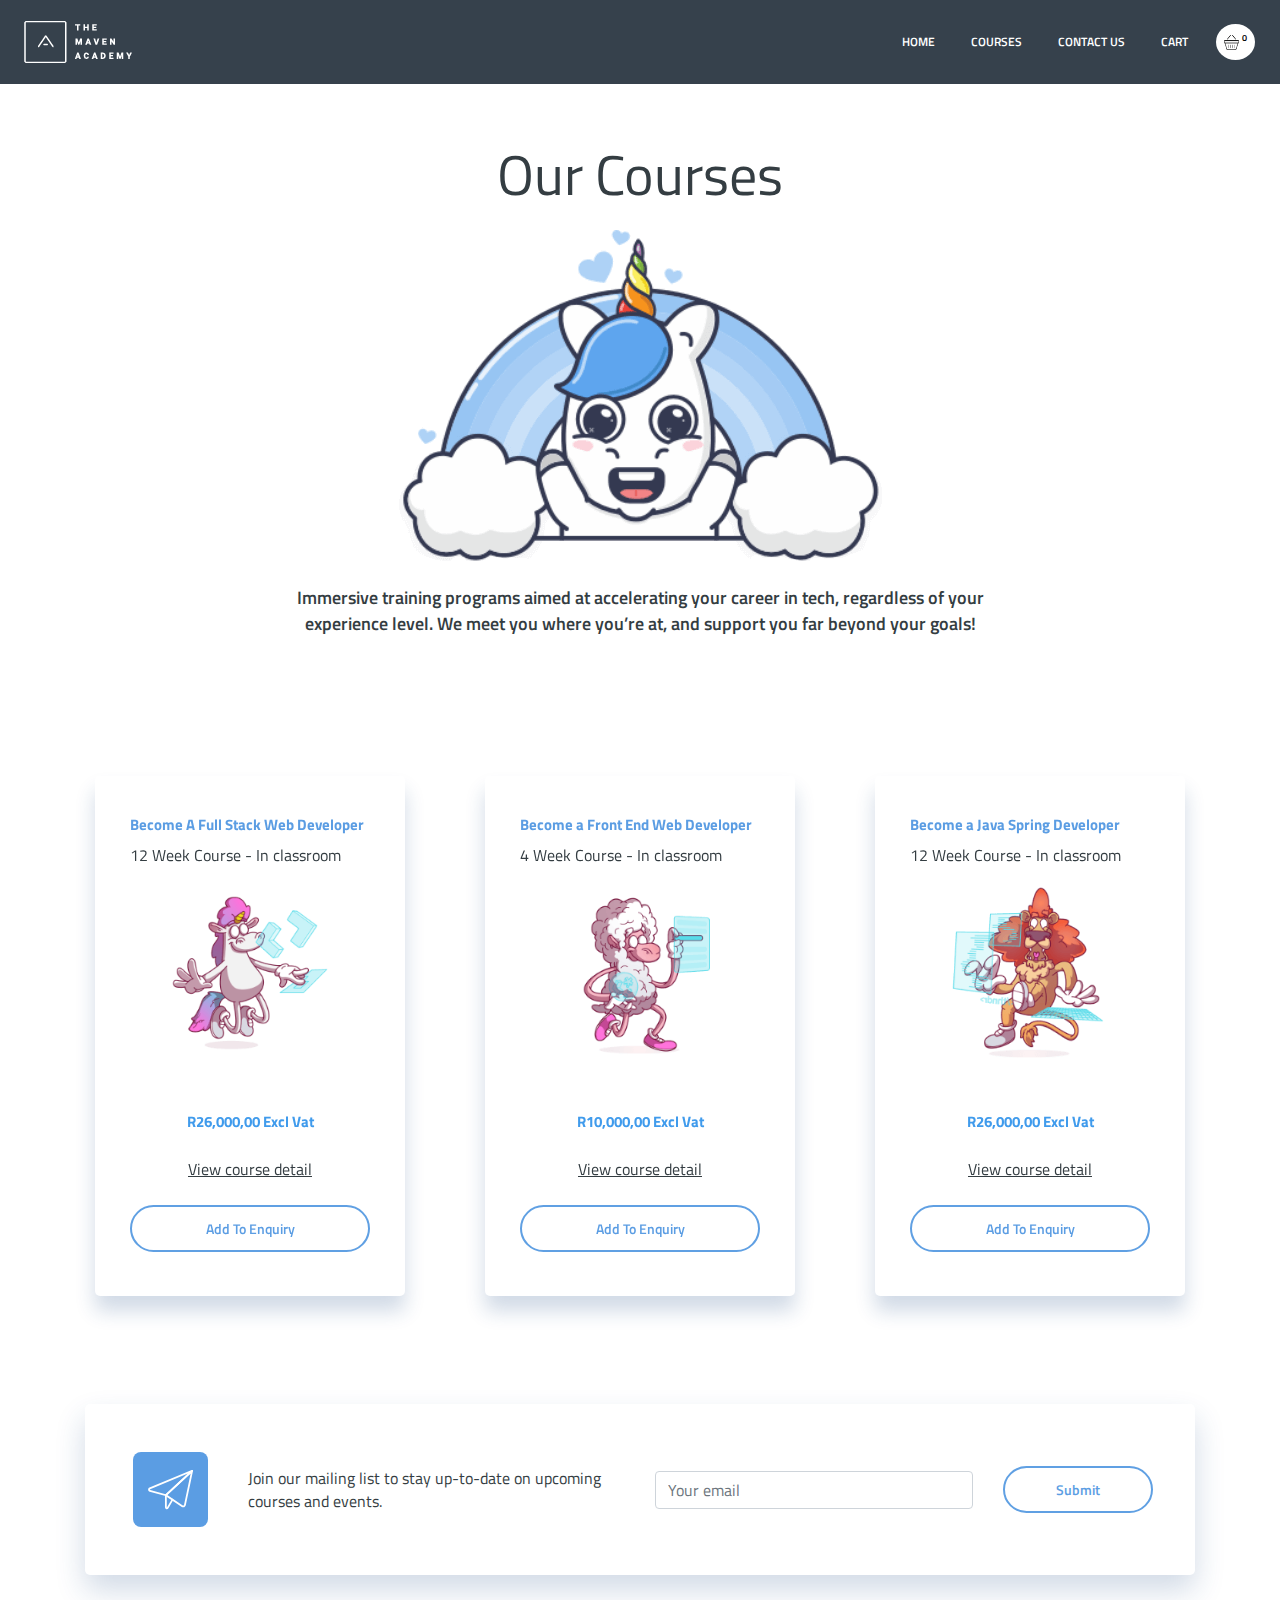
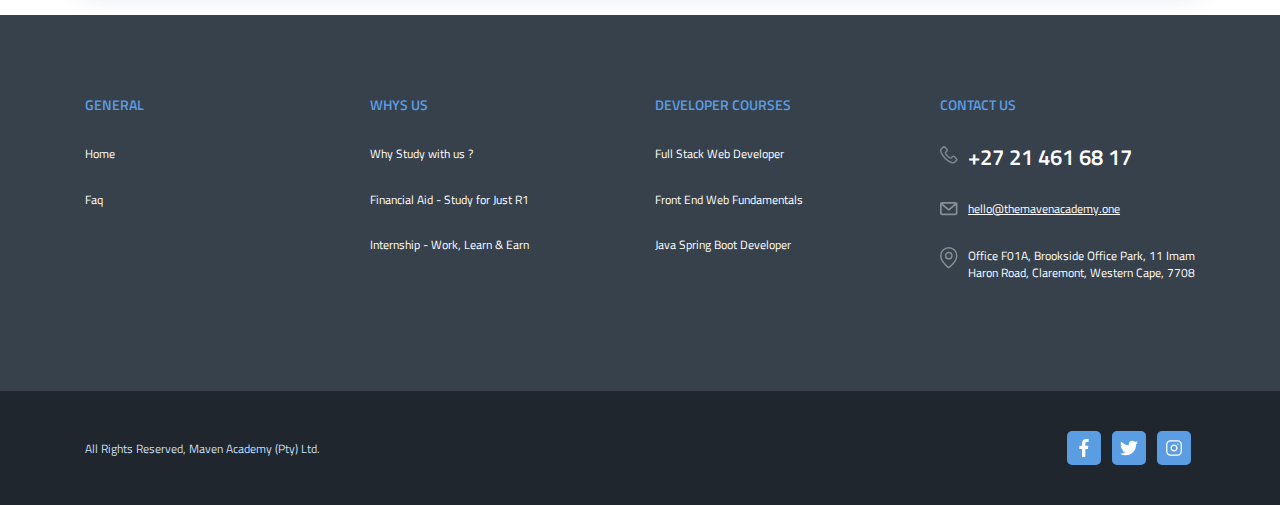
<file: our-courses.html>
<!DOCTYPE html>
<html lang="en">
<head>
    <meta charset="UTF-8">
    <meta name="viewport" content="width=device-width, initial-scale=1.0">
    <link rel="shortcut icon" href="./images/favicon.ico" type="image/x-icon">
    <link rel="stylesheet" href="https://stackpath.bootstrapcdn.com/bootstrap/4.4.1/css/bootstrap.min.css" integrity="sha384-Vkoo8x4CGsO3+Hhxv8T/Q5PaXtkKtu6ug5TOeNV6gBiFeWPGFN9MuhOf23Q9Ifjh" crossorigin="anonymous">
    <link href="https://fonts.googleapis.com/css?family=Titillium+Web:400,600&display=swap" rel="stylesheet">
    <link rel="stylesheet" href="./css/main.css">
    <link rel="stylesheet" href="./css/responsv.css">
    <link rel="stylesheet" href="./css/courses.css">
    <link rel="stylesheet" href="./css/course-outline.css">
    <link rel="stylesheet" href="assets/owlcarousel/assets/owl.carousel.min.css">
    <link rel="stylesheet" href="assets/owlcarousel/assets/owl.theme.default.min.css">
    <title>Our Courses</title>
</head>
<body>
    <!------------------------------------- Main Navigation Bar ------------------------------------->
    <header class="main-nav sticky-top">
        <nav class="navbar navbar-expand-lg navbar-dark">
            <div class="container-fluid m-0 pl-4 pt-2 pb-2">
                <a class="navbar-brand" href="index.html"> 
                    <img src= "./images/icons/footer-logo.png" alt="maven-logo"> 
                </a> 
                <button class="navbar-toggler" type="button" data-toggle="collapse" data-target="#navbarNavDropdown" aria-controls="navbarNavDropdown"       aria-expanded="false" aria-label="Toggle navigation">
                    <span class="navbar-toggler-icon"></span>
                </button>
                <div class="collapse navbar-collapse" id="navbarNavDropdown">
                  <ul class="navbar-nav ml-lg-auto align-self-lg-center">
                        <li class="nav-item active">
                        <a class="nav-link" href="index.html">Home <span class="sr-only">(current)</span></a>
                        </li>
                        <li class="nav-item cart">
                            <a class="nav-link" href="#">
                                Courses
                            </a>
                        </li>
                        <li class="nav-item cart">
                            <a class="nav-link" href="contact.html">
                                Contact Us
                            </a>
                        </li>
                        <li class="nav-item">
                            <a class="nav-link" href="cart.html">
                                Cart
                            </a>
                        </li>
                        <li class="nav-item cart" id="cart">
                            <a class="nav-link" href="cart.html">
                                <img src="./images/icons/basket-icon-png.png" alt="" width="15" height="15">
                                <sup>0</sup>
                            </a>
                        </li>
                    </ul>
                </div>
            </div>
        </nav>
    <!---------------------------------------------- Sidebar Cart ---------------------------------------------->
        <div class="container-fluid">
            <div class="cart-hover"id="cart-hover">
                <div class="container">
                    <div class="cart-header">
                        <div class="main-title">
                            <button type="button" class="close" data-dismiss="modal" aria-label="Close">
                                <span aria-hidden="true">&times;</span>
                            </button>
                            <h2 class="mb-4">Cart</h2>
                            <p>Items</p>
    
                        </div>
                    </div>
                    <div class="cart-items">
                    <div class="text-center">
                        <p>No Items</p>
                    </div>
                    </div>
                    <div class="course-add text-center mb-4">
                        <a href="./cart.html" class="btn btn-outline-primary btn-blue-outline btn-md small text-capitalize" id="add-cart">View cart</a>
                    </div>
                </div>
            </div>
        </div>
    </header>


    <!-------------------------------------- Main Banner Section ----------------------------------->

    <section class="banner-wrap d-flex align-items-center">
        <div class="container">
            <div class="row">
                <div class="col-lg-8 mx-auto">
                    <div class="banner-title mb-4 text-center">
                        <h1>Our Courses</h1>
                    </div>
                    <div class="text-center mb-4">
                        <img src="./images/courses-banner.png" alt="courses-banner">
                    </div>
                    <div class="banner-text text-center">
                        <p>Immersive training programs aimed at accelerating your career in tech, regardless of your experience level. We meet you where you’re at, and support you far beyond your goals!</p>
                    </div>
                </div>
            </div>
        </div>
    </section>

     <!-------------------------------------- Main Body Section ----------------------------------->
    <section class="courses-wrap">
        <div class="container">
     <!-------------------------------------- Carousel Container ----------------------------------->
            <div class="our-course-slider">
                <div class="owl-carousel owl-theme">
                    <div class="item">
                        <div class="courses-box d-flex flex-column text-center">
                            <div class="course-title text-left">
                                <a href="" class="blue-link f-15 f-bold text-decoration-none">Become A Full Stack Web Developer</a>
                            </div>
                            <div class="course-duration text-left">
                                <p>12 Week Course - In classroom</p>
                            </div>
                            <div class="course-img text-center">
                                <img src="./images/full-stack-dev.png" alt="full-stack-banner">
                            </div>
                            <div class="course-price text-center mb-0">
                                <p class="text-md-center course-title">R26,000,00 Excl Vat</p>
                            </div>
                            <div class="course-details text-center mb-4">
                                <a href="./full-stack-outline.html" class="blk-link" id="view-course">View course detail</a>
                            </div>
                            <div class="course-add text-center mb-4">
                                <a href="/javascript.void(0)" class="btn btn-outline-primary btn-blue-outline btn-md small text-capitalize" id="add-cart">Add to enquiry</a>
                            </div>
                        </div>
                    </div>
                    <div class="item">
                        <div class="courses-box d-flex flex-column text-center">
                            <div class="course-title text-left">
                                <a href="#" class="blue-link f-15 f-bold text-decoration-none">Become a Front End Web Developer</a>
                            </div>
                            <div class="course-duration text-left">
                                <p>4 Week Course - In classroom</p>
                            </div>
                            <div class="course-img text-center">
                                <img src="./images/frontend-dev.png" alt="front-end  banner">
                            </div>
                            <div class="course-price text-center">
                                <p class="text-md-center course-title">R10,000,00 Excl Vat</p>
                            </div>
                            <div class="course-details text-center mb-4">
                                <a href="./frontend-outline.html" class="blk-link" id="view-course">View course detail</a>
                            </div>
                            <div class="course-add text-center mb-4">
                                <a href="/javascript.void(0)" class="btn btn-outline-primary btn-blue-outline btn-md small text-capitalize" id="add-cart">Add to enquiry</a>
                            </div>
                        </div>
                    </div>
                    <div class="item">
                        <div class="courses-box d-flex flex-column text-center">
                            <div class="course-title text-left">
                                <a href="#" class="blue-link f-15 f-bold text-decoration-none">Become a Java Spring Developer</a>
                            </div>
                            <div class="course-duration text-left">
                                <p>12 Week Course - In classroom</p>
                            </div>
                            <div class="course-img text-center">
                                <img src="./images/spring-boot-dev.png" alt="java spring banner">
                            </div>
                            <div class="course-price text-center">
                                <p class="text-md-center course-title">R26,000,00 Excl Vat</p>
                            </div>
                            <div class="course-details text-center mb-4">
                                <a href="./java-spring.html" class="blk-link" id="view-course">View course detail</a>
                            </div>
                            <div class="course-add text-center mb-4">
                                <a href="/javascript.void(0)" class="btn btn-outline-primary btn-blue-outline btn-md small text-capitalize" id="add-cart">Add to enquiry</a>
                            </div>
                        </div>
                    </div>
                </div>
            </div>
    <!-------------------------------------- Form Section ----------------------------------->
            <div class="box p-5 mt-5">
                <div class="row">
                    <div class="col-lg-6">
                        <div class="ct-campus">
                            <div class="media">
                                <div class="icon-square d-flex justify-content-center bg-blue">
                                    <img src="./images/paper-plane.svg" alt="Paper Plane">
                                </div>
                                <div class="media-body align-self-center">
                                    <p class="mb-0">
                                        Join our mailing list to stay up-to-date on upcoming courses and events.
                                    </p>
                                </div>
                            </div>
                        </div>
                    </div>
                    <div class="col-lg-6 align-self-center">
                        <div class="row">
                            <div class="col-md-8 align-self-center">
                                <div class="mb-3 mb-md-0">
                                    <input type="email" class="form-control" placeholder="Your email" autocapitalize="none" autocomplete="off">
                                </div>
                            </div>
                            <div class="col-md-4 align-self-center">
                                <div class="join-mail">
                                    <button type="submit" class="btn btn-blue-outline small d-block">Submit</button>
                                </div>
                            </div>
                        </div>
                    </div>
                </div>
            </div>
        </div>
    </section>

 <!--------------------------------------------- Main Footer ------------------------------------------->
    <footer>
        <div class="footer-top">
            <div class="container">
                <div class="row">
                    <div class="col-lg-3 col-md-4">
                        <div class="footer-title">
                            General
                        </div>
                        <div class="footer-links">
                            <ul>
                                <li>
                                    <a href="index.html">Home</a>
                                </li>
                                <li>
                                    <a href="#">Faq</a>
                                </li>
                            </ul>
                        </div>
                    </div>
                    <div class="col-lg-3 col-md-4">
                        <div class="footer-title">
                                Whys Us
                        </div>
                        <div class="footer-links">
                                <ul>
                                    <li>
                                        <a href="#">Why Study with us ?</a>
                                    </li>
                                    <li>
                                        <a href="#">Financial Aid - Study for Just R1</a>
                                    </li>
                                    <li>
                                        <a href="#">Internship - Work, Learn & Earn</a>
                                    </li>
                                </ul>
                        </div>
                    </div>
                    <div class="col-lg-3 col-md-4">
                        <div class="footer-title">
                            Developer Courses
                        </div>
                        <div class="footer-links">
                            <ul>
                                <li>
                                    <a href="#">Full Stack Web Developer</a>
                                </li>
                                <li>
                                    <a href="#">Front End Web Fundamentals</a>
                                </li>
                                <li>
                                    <a href="#">Java Spring Boot Developer</a>
                                </li>
                            </ul>
                        </div>
                    </div>
                    <div class="col-lg-3 col-md-12">
                        <div class="footer-title">
                        Contact Us
                        </div>
                        <div class="address">
                        <ul>
                            <li>
                                <span>
                                    <img src="./images/icons/phone-icon.svg" alt="Phone">
                                </span>
                                <a href="tel:+27 21 461 68 17" class="text-white tel-number">+27 21 461 68 17</a>
                            </li>
                            <li>
                                <span>
                                    <img src="./images/icons/email-icon.svg" alt="Email">
                                </span>
                                <p>
                                    <a href="mailto:hello@themavenacademy.one" class="link">hello@themavenacademy.one</a>
                                </p>
                            </li>
                            <li>
                                <span>
                                    <img src="./images/icons/location-icon.svg" alt="Loction">
                                </span>
                                <p>
                                    Office F01A, Brookside Office Park, 11 Imam Haron Road, Claremont, Western Cape, 7708
                                </p>
                            </li>
                        </ul>
                        </div>
                    </div>
                </div>
            </div>
        </div>
        <div class="bottom-footer">
            <div class="container">
                <div class="row">
                    <div class="col-md-7 align-self-center">
                        <div class="copy-right">
                            <p class="mb-0">All Rights Reserved, Maven Academy (Pty) Ltd.</p>
                        </div>
                    </div>
                    <div class="col-md-5 align-self-center">
                        <div class="social-media">
                            <ul>
                                <li>
                                    <a href="" target="_blank" class="d-flex justify-content-center" >
                                        <img src="./images/icons/facebook.svg" alt="">
                                    </a>
                                </li>
                                <li>
                                    <a href="" target="_blank" class="d-flex justify-content-center">
                                        <img src="./images/icons/twitter.svg" alt="">
                                    </a>
                                </li>
                                <li>
                                    <a href="" target="_blank" class="d-flex justify-content-center">
                                        <img src="./images/icons/instagram.svg" alt="">
                                    </a>
                                </li>
                            </ul>
                        </div>
                    </div>
                </div>
            </div>
        </div>

    </footer>
    <script src="./js/main.js"></script>
    <script src="./js/course-outline.js"></script>
    <script src="./js/cart-hover.js"></script>
    <script src="https://code.jquery.com/jquery-3.4.1.slim.min.js" integrity="sha384-J6qa4849blE2+poT4WnyKhv5vZF5SrPo0iEjwBvKU7imGFAV0wwj1yYfoRSJoZ+n" crossorigin="anonymous"></script>
    <script src="https://cdn.jsdelivr.net/npm/popper.js@1.16.0/dist/umd/popper.min.js" integrity="sha384-Q6E9RHvbIyZFJoft+2mJbHaEWldlvI9IOYy5n3zV9zzTtmI3UksdQRVvoxMfooAo" crossorigin="anonymous"></script>
    <script src="https://stackpath.bootstrapcdn.com/bootstrap/4.4.1/js/bootstrap.min.js" integrity="sha384-wfSDF2E50Y2D1uUdj0O3uMBJnjuUD4Ih7YwaYd1iqfktj0Uod8GCExl3Og8ifwB6" crossorigin="anonymous"></script>
    <script src="assets/owlcarousel/jquery.min.js"></script>
    <script src="assets/owlcarousel/owl.carousel.min.js"></script>

    <script>

        var courseCarousel = $('.owl-carousel');
        $('.owl-carousel').owlCarousel({
            loop:true,
            margin: 30,
            dots: false,
            autoplay: true,
            autoplayTimeout: 9000,
            responsive:{
                0:{
                    items:1
                },
                600:{
                    items:1
                },
                1000:{
                    items:3
                }
            }
        })
    </script>

</body>
</html>
</file>
<file: css/main.css>
@import url('https://fonts.googleapis.com/css?family=Titillium+Web:400,600&display=swap');


* {
    margin: 0;
    padding: 0;
    box-sizing: border-box;
}

html {
    width: 100%;
    overflow-x: hidden;
    height: 100%;
}

body {
    margin: 0 auto;
    font-family: 'Titillium Web', sans-serif;
    font-weight: normal;
    font-style: normal;
    color: #343d42;
    font-size: 14px;
    line-height: 1.1;
    min-height: calc(100vh - 68px - 384px);
}

p {
    font-family: 'Titillium Web', sans-serif;
    color: #343d42;
    font-size: 16px;
    font-weight: normal;
    line-height: 1.44;
}

h1, h2, .h1, .h2, h3, h4, h5, h6, .h3, .h4, .h5, .h6 {
    font-family: 'Titillium Web', sans-serif;
    font-weight: 600;
    font-style: normal;
    font-stretch: normal;
    line-height: 1.1;
    color: #343d42;
}

ol, ul {
    margin: 0;
    padding: 0;
}

.bg-light-blue {
    background-color: rgba(91, 157, 227, 0.08);
}

.btn {
    font-family: 'Titillium Web', sans-serif;
    font-weight: 600;
    font-style: normal;
    font-size: 18px;
    line-height: normal;
    background: none;
    border-radius: 40px;
    border: 2px solid #60a0e3;
    margin: 0;
    color: #5b9de3;
    padding: 10px 30px 12px;
    cursor: pointer;
    outline: none;
    box-shadow: none;
    white-space: normal;
    word-wrap: break-word;
    box-shadow: none;
    text-decoration: none;
}

.small-btn {
    min-width: 150px;
    padding-top: 11px;
    padding-bottom: 11px;
    font-size: 14px;
}

/* .btn-blue {
    background-color: #5b9de3;
    border: 2px solid #5b9de3;
    color: #ffffff;
} */

    /*********************************** Navbar CSS**** Start **************************/

.navbar {
    padding: 0.5rem 0rem;
    background-color: #36414c;
}

.navbar-dark .navbar-nav .nav-link {
    font-family: 'Titillium Web', sans-serif;
    font-size: 12px;
    font-weight: 600;
    font-style: normal;
    font-stretch: normal;
    line-height: 1.67;
    letter-spacing: normal;
    color: #ffffff;
    text-transform: uppercase;
    position: relative;
}

.navbar-dark .navbar-nav .nav-link:before {
    content: "";
    position: absolute;
    left: 0;
    bottom: 0px;
    width: 0;
    height: 2px;
    background-color: #459de9;
    transition: all 0.2s ease-in-out;
}

/* .navbar-dark .navbar-nav .nav-link:before {
    content: "";
    position: absolute;
    left: 0;
    bottom: 0px;
    width: 100%;
    height: 2px;
    background-color: #459de9;
    transition: all 0.2s ease-in-out;
} */

.dark-bg {
    background-color: #36414c;
}

nav li {
    padding-right: 10px;
    padding-left: 10px;
}

nav li span {
    padding-left: 5px;
}

nav li a {
    padding: 5px;
    color: #fff;
    text-transform: uppercase;
}

#cart a {
    color: #000;
    background-color: #fff;
    cursor: pointer;
    border-radius: 50%;
} 

.bg-light-blue {
    background-color: rgba(91, 157, 227, 0.08);
}
  
.f-bold {
    font-weight: bold;
}
  
.bg-blue {
    background-color: #5b9de3;
}

.blue-text {
    color: #5b9de3;
  }
  
.blk-link {
    color: #343d42;
    position: relative;
    text-decoration: underline;
}

.blue-link {
    color: #5b9de3;
    outline: none;
    text-decoration: underline;
}

  
#box {
    background-color: #ffffff;
    border-radius: 5px;
    box-shadow: 0 15px 30px 0 rgba(25, 71, 128, 0.2);
    min-height: calc(100% - 40px);
    margin-bottom: 40px;
    transition: all 0.3s ease-out 0s;
}

    /*********************************** Navbar CSS**** End **************************/

    /*********************************** Banner Section CSS**** Start **************************/

.banner-wrap {
    justify-content: center;
    margin-top: 0px;
    padding: 60px 0;

}

#full-height {
    min-height: calc(100vh - 67px);

}
.banner-title h1 {
    font-size: 56px;
    font-weight: normal;
}

.semibold {
    font-weight: 600;
}

.large {
    background-color: #5b9de3;
    border: 2px solid #5b9de3;
    color: #ffffff;
    box-shadow: 0 10px 20px 0 rgba(25, 71, 128, 0.2);
    max-width: 330px;
    padding-top: 15px;
    padding-bottom: 18px;
    font-family: 'Titillium Web', sans-serif;
    font-size: 18px;
    width: 100%;
    border-radius: 25px;
    margin-bottom: 30px;
    margin-top: 10px;
}

img {
    max-width: 100%;
}

.banner-text {
    margin-bottom: 30px;
}

.banner-text p {
    font-weight: 600;
    font-size: 18px;
}

    /*********************************** Banner Section CSS**** End **************************/

    /*********************************** Why Maven Academy CSS**** Start **************************/
   
.why-maven-container {
    background-color: #ffffff;
    display: flex;
    padding: 60px 0 60px 4%;
}

.why-us-block {
    /* width: 100%; */
    padding: 60px 100px;
    
}

.why-us h2 {
    font-size: 50px;
    font-weight: 600;
    color: #343d42;
}

.why-us p {
    text-align: left;
    color: #343d42;
}


/********** Services and Icon CSS *********/
.why-us-wrap {
    padding: 80px 0 80px;
}


.media .media-body h5 {
    font-weight: bold;
}

.service-box {
    padding: 60px 4% 40px;
    background-color: #ffffff;
    border-radius: 5px;
    box-shadow: 0 15px 30px 0 rgba(25, 71, 128, 0.2);
    min-height: calc(100% - 40px);
    margin-bottom: 40px;
    transition: all 0.3s ease-out 0s;
}

.service-box .media {
    margin-bottom: 40px;
}

.icon-square {
    border-radius: 8px;
    width: 75px;
    height: 75px;
    text-align: center;
    padding: 15px;
}

@media (min-width: 768px) {
    .service-box .media .media-body {
        margin-left: 40px;
    }
}

    /*********************************** Why Maven Academy CSS**** End **************************/

    /*********************************** Our Courses CSS**** Start **************************/


.our-courses-wrap {
    padding: 80px 0;
}

.our-course-slider {
    margin: 0px -15px 0px -15px;
}

.courses-box {
    padding: 30px 35px 20px;
    background-color: #ffffff;
    box-shadow: 0 15px 20px 0 rgba(25, 71, 128, 0.2);
    border-radius: 5px;
    min-height: calc(100% - 20px);
    margin: 30px 5px;
    color: #8b8b8b;
    line-height: 1.5;
    text-align: center;
    font-size: 16px;
    transition: all 0.3s ease-out 0s;
}


.course-title{
 font-family: 'Titillium Web', sans-serif;
  font-size: 15px;
  font-weight: bold;
  font-stretch: normal;
  font-style: normal;
  line-height: 1.2;
  letter-spacing: normal;
  color: #409bec
}

.our-course-slider .owl-carousel .owl-item .item {
    display: -ms-flexbox;
    display: flex;
    flex-direction: column;
    -ms-flex: 1 0 0%;
    flex: 1 0 0%;
    padding: 20px;
    padding-bottom: 30px;
}

    /*********************************** Our Courses CSS**** End **************************/

    /*********************************** Careers Section CSS**** Start **************************/
.career-services-wrap {
    padding: 80px 0;
}

.img-fluid {
    max-width: 100%;
    height: 100%;
    display: block;
}

    /*********************************** Careers Section CSS**** End **************************/


    /*********************************** Alumni Section CSS**** Start **************************/


.alumni-wrapper{
    background-color: #36414c;
    padding: 100px 0;
}


    /*********************************** Alumni Section CSS**** End **************************/

    /*********************************** Contact Us CSS**** Start **************************/

.contact-us {
    padding: 80px 0;
}

.main-title h2 {
    font-size: 45px;
    font-weight: normal;
}

#num-link {
    color: #5b9de3;
    outline: none;
}

/********** Footer Styling *********/

footer {
    left: 0;
    width: 100%;
    bottom: 0;
}
.footer-top {
    background-color: #36414c;
    /* height: 120vh; */
    padding: 80px 0;
}

.footer-links ul li a {
    color: #ffffff;
    font-size: 12px;
    font-weight: normal;
    text-decoration: none;
    transition: all 0.3s linear;
    
}

.footer-links ul li {
    list-style: none;
    display: block;
    margin-bottom: 30px;
}

.footer-title {
    font-size: 14px;
    font-weight: 600;
    font-style: normal;
    font-stretch: normal;
    line-height: 1.43;
    text-transform: uppercase;
    margin-bottom: 30px;
    color: #5b9de3;
}

.tel-number {
    font-weight: 600;
    font-size: 22px;
}

.address ul li p a {
    color: #fff;
}

.link {
    text-decoration: underline;
}
.address ul li {
    display: -ms-flexbox;
    display: flex;
    -ms-flex-align: start;
    align-items: flex-start;
    width: 100%;
    margin-bottom: 30px;
    color: #ffffff;
}

.address ul li span {
    margin-right: 10px;
}

.address ul li p {
    flex: 1;
    margin-bottom: 0px;
    color: #ffffff;
    font-size: 12px;
}

.bottom-footer {
    background-color: #1f262d;
    padding: 40px 0;
}

/* footer Bottom Row */

.bottom-footer .social-media {
    text-align: right;
}
.copy-right p {
    color: #c6def6;
    font-size: 12px;
    margin: 0;
}

.social-media ul li {
    display: inline-block;
    margin: 0 4px;
}

.social-media ul li a {
    width: 34px;
    height: 34px;
    text-align: center;
    background-color: #5b9de3;
    border-radius: 5px;
    padding: 6px;
}
</file>
<file: css/cart.css>
/* .courses-container {
    max-width: 650px;
    justify-content: space-around;
    margin: 0 auto;
    margin-top: 50px;
}
 
.courses-container ion-icon {
    font-size: 25px;
    color: #e7e7e7;
    margin-left: 10px;
    margin-right: 10px;
    cursor: pointer;
}

.course-title {
    width: 45%;
}

.price {
    width: 15%;
    display: flex;
    align-items: center;
}

.quantity {
    width: 30%;
    display: flex;
    align-items: center;
}

.product {
    width: 45%;
    display: flex;
    align-items: center;
    padding: 10px 0;
    justify-content: space-around;
}

.total {
    width: 15%;
    border-bottom: 4px solid lightgray;
    display: flex;
    align-items: center;
} */


.products-container ion-icon {
    font-size: 25px;
    color: rgb(222, 222, 247);
    margin-left: 10px;
    margin-right: 10px;
    cursor: pointer;
}
</file>
<file: css/responsv.css>
/******************** Main Nav Bar Responsive Styling ********************/

@media (max-width: 992px) {
    .navbar {
        padding: 0rem 3rem 0rem 0rem;
    }
    .navbar .navbar-toggler {
        border: 0px;
        outline: none;
        padding: 0.25rem 0rem;
        width: 30px;
        height: 26px;
    }
    .navbar-dark .navbar-nav .nav-link {
        text-align: center;
        display: inline-block;
        font-size: 18px;
        padding: 0.8rem 0rem;
    }

    #cart {
        display: none;
    }
}


/******************** Main Banner Responsive Styling ********************/

@media (max-width: 823px) {
    .banner-wrap {
        min-height: calc(100vh -80px);
    }

    .banner-title h1 {
        font-size: 37px;
    }

}   


/******************** Why Us Responsive Styling ********************/

@media (max-width: 992px){
    .why-us-block {
        display: block;
        max-width: 100%;
        margin: auto;
        padding-left: 15px;
        padding-right: 15px;
        margin-bottom: 40px;
        text-align: center;
    }
}

@media (max-width: 767px){
    .main-title h2 {
        font-size: 30px;
        line-height: 40px;
    }

    .media {
        text-align: center;
    }
}

/******************** Careers Responsive Styling ********************/

@media (max-width: 767px) {
    .career-services-wrap {
        text-align: center;
    }
}

/******************** Home Page Responsive Styling End ********************/

/******************** Contact Page Responsive Styling ********************/

@media (max-width: 992px) {
    .inquiry-form {
        margin-top: 60px;
        padding: 40px;
    }
}
</file>
<file: css/course-outline.css>
.course-outline-wrap {
    padding: 80px 0;
}


.course-box {
    padding: 10px 35px 20px;
    background-color: #ffffff;
    border-radius: 5px;
    margin: 30px 5px;
    color: #8b8b8b;
    line-height: 1.5;
    text-align: center;
    font-size: 16px;
}

.btn.small {
    min-width: 150px;
    padding-top: 11px;
    padding-bottom: 11px;
    font-size: 14px;
}

.btn-md {
    max-width: 300px;
    width: 100%;
}



.nav-tabs.modules-tabs, .nav-tabs.modules-tabs2, .nav-tabs.modules-tabs3 {
    list-style: none;
    margin: 0;
    padding: 0;
    /* border-bottom: 0px; */
    border: none;
}

.nav-tabs .nav-item.show .nav-link, .nav-tabs .nav-link.active {
    color: #495057;
    list-style: none;
    background-color: #fff;
    border: none;
}

.modules-tabs li, .modules-tabs2 li, .modules-tabs3 li {
    display: inline-block;
}

@media (min-width: 1200px) {
.modules-tabs li, .modules-tabs2 li, .modules-tabs3 li {
    margin-right: 35px;
}
}

.modules-tabs li a, .modules-tabs2 li a, .modules-tabs3 li a {
    padding: 10px 0px;
    display: block;
    cursor: pointer;
    font-size: 16px;
    line-height: 1.5;
    color: #343d42;
    border-bottom: 4px solid transparent;
}

.module-tab-cont {
    margin: 50px 0 0;
}


.box {
    background-color: #ffffff;
    border-radius: 5px;
    box-shadow: 0 15px 30px 0 rgba(25, 71, 128, 0.2);
    min-height: calc(100% - 40px);
    margin-bottom: 40px;
    transition: all 0.3s ease-out 0s;
}

@media (min-width: 768px) {
    .media .media-body {
        margin-left: 40px;
    }
}
    /*********************************** Cart Hover CSS**** Start **************************/

    .cart-hover {
        margin: 35px 0;
        float: right;
        background-color: #ffffff;
        width: 430px;
        position: relative;
        border-radius: 3px;
        padding: 40px 20px;
        position: absolute;
        display: none;
        box-shadow: 0 15px 30px 0 rgba(25, 71, 128, 0.2);
        top: 50px;
        right: 5px;
        z-index: 3;
    }
</file>
<file: css/courses.css>
/* CSS for the Courses Page */


/******************** Main Title ********************/
.courses-title {
    margin-bottom: 30px;
}

.courses-title h1 {
    font-size: 45px;
    font-weight: normal;
}

.course-title {
    padding: 30px 0 10px 0;
    font-size: 15px;
}

/******************** Carousel Courses ********************/

.box {
    background-color: #ffffff;
    border-radius: 5px;
    box-shadow: 0 15px 30px 0 rgba(25, 71, 128, 0.2);
    min-height: calc(100% - 40px);
    margin-bottom: 40px;
    transition: all 0.3s ease-out 0s;
}
.courses-box {
    padding: 10px 35px 20px;
    background-color: #ffffff;
    box-shadow: 0 15px 20px 0 rgba(25, 71, 128, 0.2);
    border-radius: 5px;
    min-height: calc(100% - 20px);
    margin: 30px 5px;
    color: #8b8b8b;
    line-height: 1.5;
    text-align: center;
    font-size: 16px;
    transition: all 0.3s ease-out 0s;
}

.course-img{
    padding: 0 30px;
    margin-bottom: 20px;
}

.our-courses-wrap {
    padding: 80px 0;
}

.our-course-slider {
    margin: 0px -15px 0px -15px;
}

.our-course-slider .box .box-header {
    padding: 30px;
    font-size: 15px;
}

.our-course-slider .box .box-header a {
    padding: 30px;
    font-size: 15px;
}

.btn.small {
    min-width: 150px;
    padding-top: 11px;
    padding-bottom: 11px;
    font-size: 14px;
}

.btn-md {
    max-width: 300px;
    width: 100%;
}

/* Study at CPT Campus Stylying */

.box {
    background-color: #ffffff;
    border-radius: 5px;
    box-shadow: 0 15px 30px 0 rgba(25, 71, 128, 0.2);
    min-height: calc(100% - 40px);
    margin-bottom: 40px;
    transition: all 0.3s ease-out 0s;
}

.icon-square {
    border-radius: 8px;
    width: 75px;
    height: 75px;
    text-align: center;
    padding: 15px;
}

@media (min-width: 768px) {
    .ct-campus .media .media-body {
        margin-left: 40px;
    }
}

.join-mail .btn.small {
    width: 100%;
}

.btn-blue-outline {
    border: 2px solid #60a0e3;
    color: #5b9de3;
}

.our-course-slider .owl-carousel .owl-item .item {
    display: -ms-flexbox;
    display: flex;
    flex-direction: column;
    -ms-flex: 1 0 0%;
    flex: 1 0 0%;
    padding: 20px;
    padding-bottom: 30px;
}
</file>
